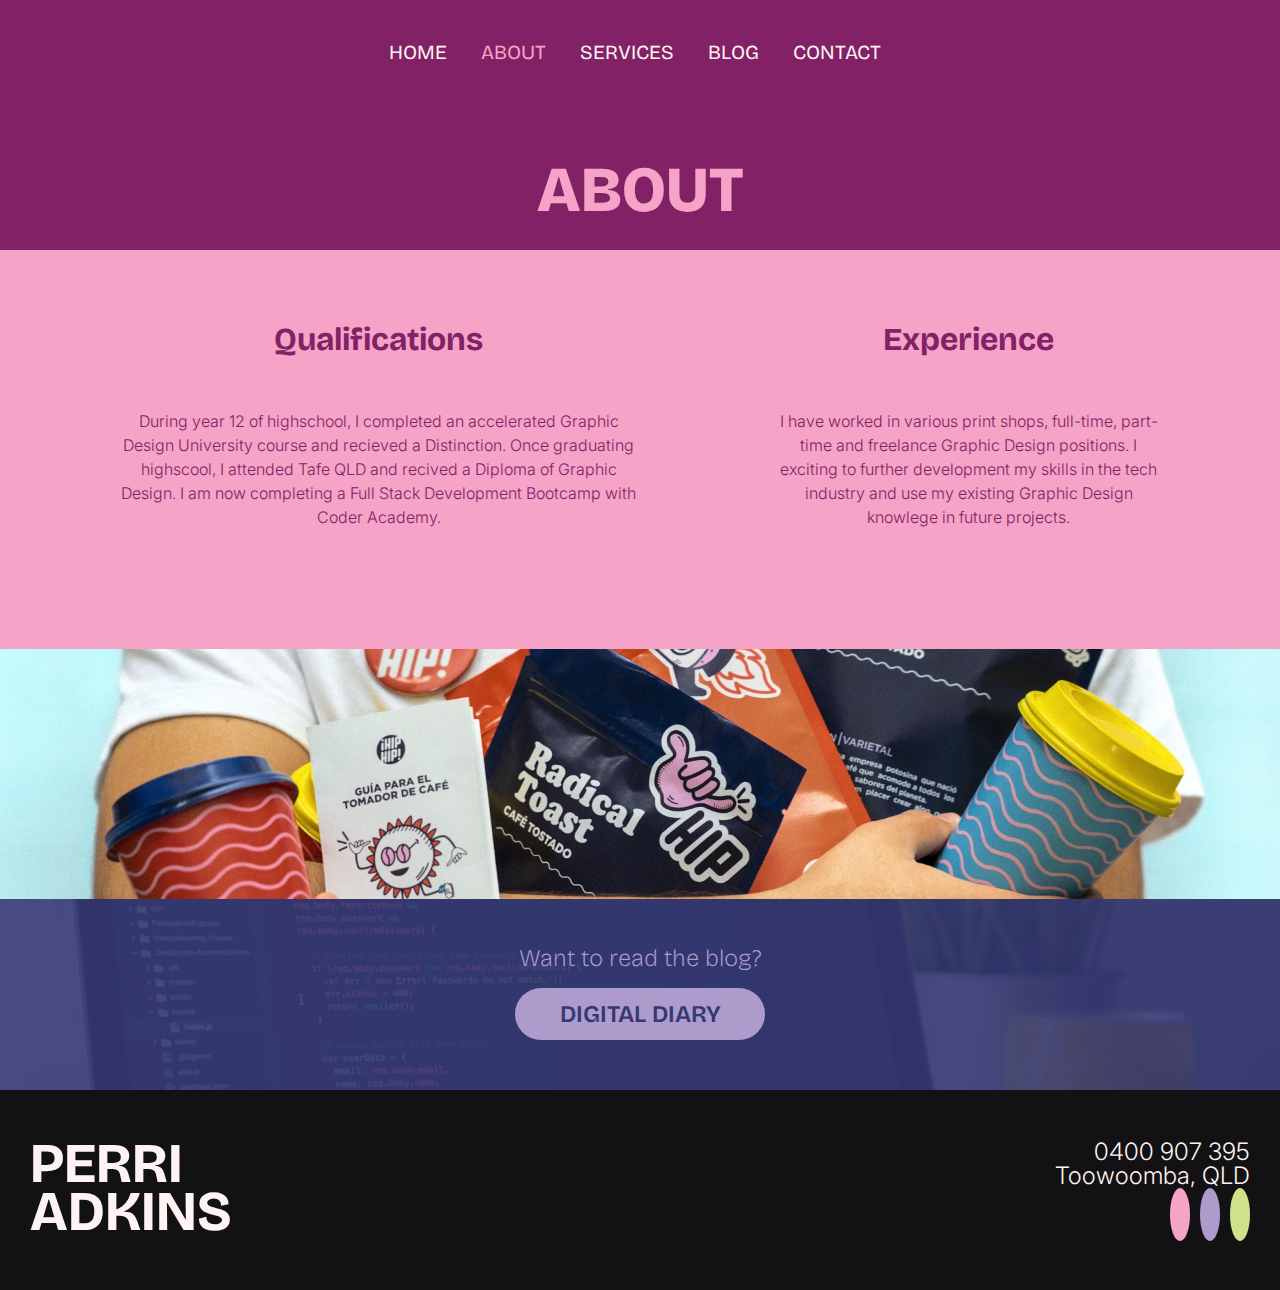
<file: pages/about.html>
<!DOCTYPE html>
<html lang="en">
<head>
    <meta charset="UTF-8">
    <meta name="viewport" content="width=device-width, initial-scale=1.0">
    <title>t1a1 Portfolio Perri Adkins</title>
    <link rel="stylesheet" href="../styles/about.css">
    <!-- Font Awesome -->
    <link rel="stylesheet" href="https://cdnjs.cloudflare.com/ajax/libs/font-awesome/6.5.2/css/all.min.css" integrity="sha512-SnH5WK+bZxgPHs44uWIX+LLJAJ9/2PkPKZ5QiAj6Ta86w+fsb2TkcmfRyVX3pBnMFcV7oQPJkl9QevSCWr3W6A==" crossorigin="anonymous" referrerpolicy="no-referrer" />
    <meta name="format-detection" content="'telephone=no">
</head>

<body>
    <header>
        <div class="info">
            <nav id="nav-items">
            <a href="../index.html">HOME</a>
            <a href="#" id="current">ABOUT</a>
            <a href="../pages/services.html">SERVICES</a>
            <a href="../pages/blog.html">BLOG</a>
            <a href="../pages/contact.html">CONTACT</a>
            </nav>
        </div>
        <div>
            <h1>ABOUT</h1>
        </div>
    </header>

    <main>

    <article>
        <div class="qualifications"><h2>Qualifications</h2>
        <p>During year 12 of highschool, I completed an accelerated Graphic Design University course and recieved a Distinction. Once graduating highscool, I attended Tafe QLD and recived a Diploma of Graphic Design. I am now completing a Full Stack Development Bootcamp with Coder Academy.</p></div>

        <div class="experience"><h2>Experience</h2>
        <p>I have worked in various print shops, full-time, part-time and freelance Graphic Design positions. I exciting to further development my skills in the tech industry and use my existing Graphic Design knowlege in future projects.</p></div>
    </article>

    <div class="about-img">
        <img src="../images/branding.png" alt="Branding">
    </div>

    <div class="about-blog">
        <h3>Want to read the blog?</h3>
        <a href="./blog.html"><button id="blog-btn">DIGITAL DIARY</button></a>
    </div>
    </main>     

    <footer>
        <div>
            <h3>PERRI<br>ADKINS</h3>
        </div>

         <div  class="footer-contact">
            <div>
                <p>0400 907 395<br>Toowoomba, QLD</p>
            </div>

        <div class="footer-social">
            <a href="https://www.linkedin.com/in/perri-adkins-501271218/" target="_blank"><i class="fa-brands fa-linkedin-in"></i></a>
            <a href="https://github.com/perripez" target="_blank"><i class="fa-brands fa-github"></i></a>
            <a href="https://www.behance.net/" target="_blank"><i class="fa-brands fa-behance"></i></a>
        </div>
    </footer>
</body>
</html>
</file>
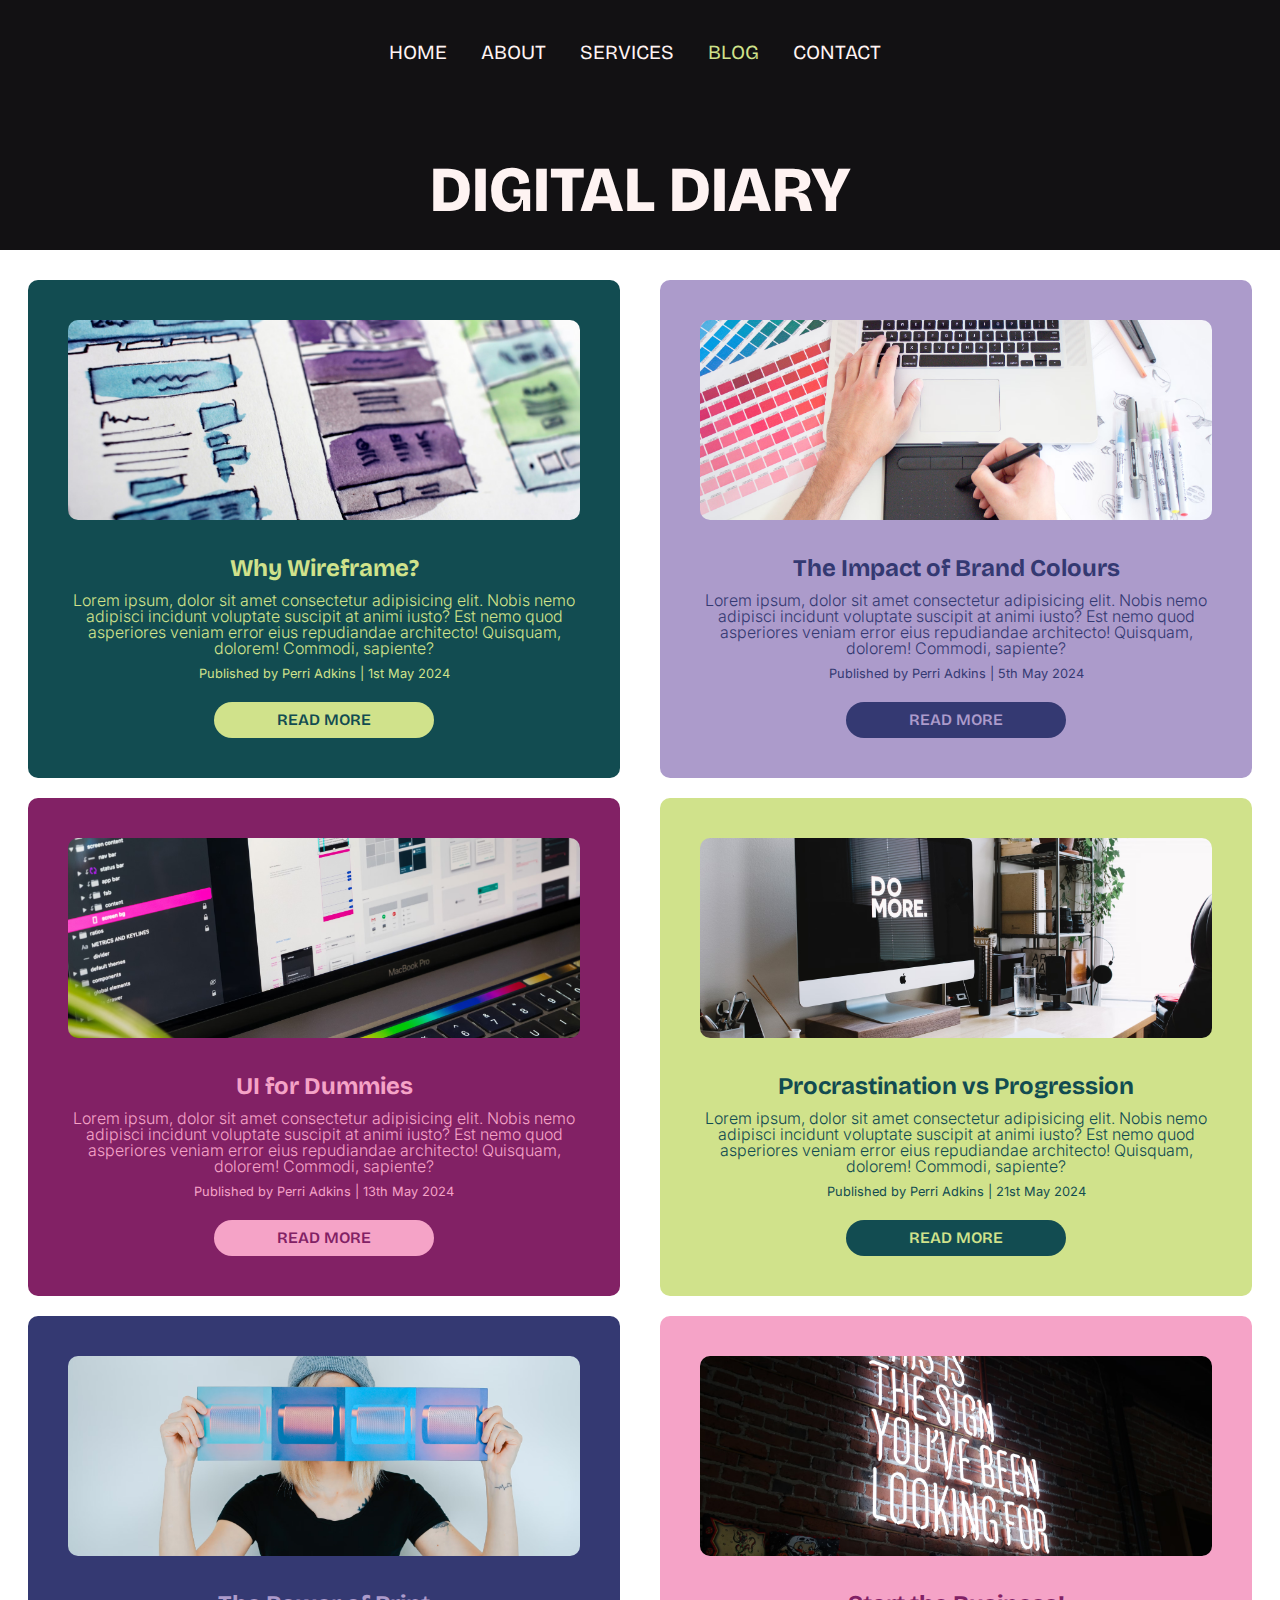
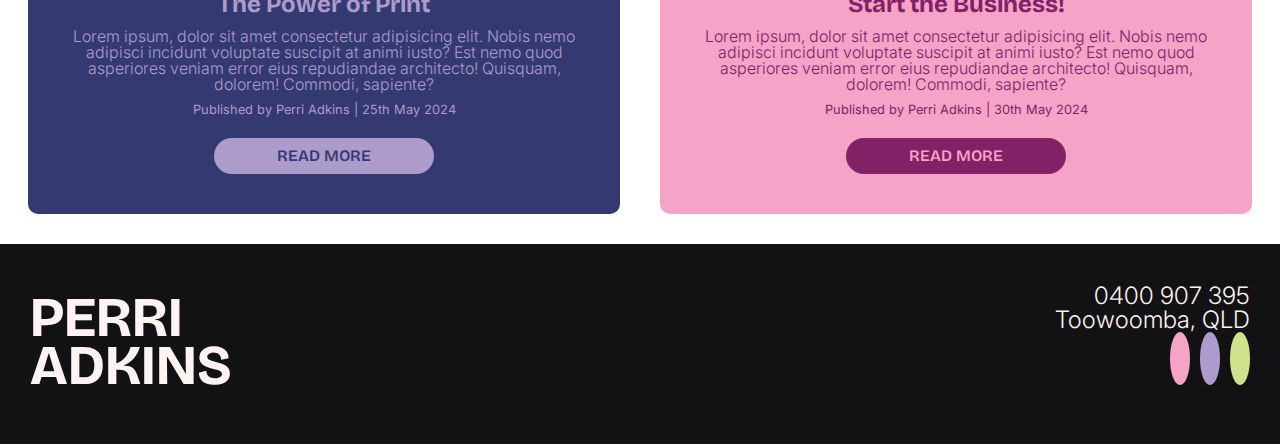
<file: pages/blog.html>
<!DOCTYPE html>
<html lang="en">
<head>
    <meta charset="UTF-8">
    <meta name="viewport" content="width=device-width, initial-scale=1.0">
    <title>t1a1 Portfolio Perri Adkins</title>
    <link rel="stylesheet" href="../styles/blog.css">
    <!-- Font Awesome -->
    <link rel="stylesheet" href="https://cdnjs.cloudflare.com/ajax/libs/font-awesome/6.5.2/css/all.min.css" integrity="sha512-SnH5WK+bZxgPHs44uWIX+LLJAJ9/2PkPKZ5QiAj6Ta86w+fsb2TkcmfRyVX3pBnMFcV7oQPJkl9QevSCWr3W6A==" crossorigin="anonymous" referrerpolicy="no-referrer" />
    <meta name="format-detection" content="'telephone=no">
</head>

<body>
    <header>
        <div class="info">
            <nav id="nav-items">
            <a href="../index.html">HOME</a>
            <a href="./about.html">ABOUT</a>
            <a href="../pages/services.html">SERVICES</a>
            <a href="#"id="current">BLOG</a>
            <a href="../pages/contact.html">CONTACT</a>
            </nav>
        </div>

        <div>
            <h1>DIGITAL DIARY</h1>
        </div>
    </header>

        <main>
            <div class="blog-post blog1">
                <img src="../images/blog1.png" alt="Sketched Wireframes" class="blog-img">
                <div class="blog-info">
                    <h3>Why Wireframe?</h3>
                    <p>Lorem ipsum, dolor sit amet consectetur adipisicing elit. Nobis nemo adipisci incidunt voluptate suscipit at animi iusto? Est nemo quod asperiores veniam error eius repudiandae architecto! Quisquam, dolorem! Commodi, sapiente?</p>
                    <h4>Published by Perri Adkins | 1st May 2024</h4>
                    <a href="../pages/Blogs/blog1.html"><div class="read-more" id="button1">READ MORE</div></a>
                </div>
            </div>

            <div class="blog-post blog2">
                <img src="../images/blog2.png" alt="Sketched Wireframes" class="blog-img">
                <div class="blog-info">
                    <h3>The Impact of Brand Colours</h3>
                    <p>Lorem ipsum, dolor sit amet consectetur adipisicing elit. Nobis nemo adipisci incidunt voluptate suscipit at animi iusto? Est nemo quod asperiores veniam error eius repudiandae architecto! Quisquam, dolorem! Commodi, sapiente?</p>
                    <h4>Published by Perri Adkins | 5th May 2024</h4>
                    <a href="../pages/Blogs/blog2.html"><div class="read-more" id="button2">READ MORE</div></a>
                </div>
            </div>

            <div class="blog-post blog3">
                <img src="../images/blog3.png" alt="Sketched Wireframes" class="blog-img">
                <div class="blog-info">
                    <h3>UI for Dummies</h3>
                    <p>Lorem ipsum, dolor sit amet consectetur adipisicing elit. Nobis nemo adipisci incidunt voluptate suscipit at animi iusto? Est nemo quod asperiores veniam error eius repudiandae architecto! Quisquam, dolorem! Commodi, sapiente?</p>
                    <h4>Published by Perri Adkins | 13th May 2024</h4>
                    <a href="../pages/Blogs/blog3.html"><div class="read-more" id="button3">READ MORE</div></a>
                </div>
            </div>

            <div class="blog-post blog4">
                <img src="../images/blog4.png" alt="Sketched Wireframes" class="blog-img">
                <div class="blog-info">
                    <h3>Procrastination vs Progression</h3>
                    <p>Lorem ipsum, dolor sit amet consectetur adipisicing elit. Nobis nemo adipisci incidunt voluptate suscipit at animi iusto? Est nemo quod asperiores veniam error eius repudiandae architecto! Quisquam, dolorem! Commodi, sapiente?</p>
                    <h4>Published by Perri Adkins | 21st May 2024</h4>
                    <a href="../pages/Blogs/blog4.html"><div class="read-more" id="button4">READ MORE</div></a>
                </div>

            </div>

            <div class="blog-post blog5">
                <img src="../images/blog5.png" alt="Sketched Wireframes" class="blog-img">
                <div class="blog-info">
                    <h3>The Power of Print</h3>
                    <p>Lorem ipsum, dolor sit amet consectetur adipisicing elit. Nobis nemo adipisci incidunt voluptate suscipit at animi iusto? Est nemo quod asperiores veniam error eius repudiandae architecto! Quisquam, dolorem! Commodi, sapiente?</p>
                    <h4>Published by Perri Adkins | 25th May 2024</h4>
                    <a href="../pages/Blogs/blog5.html"><div class="read-more" id="button5">READ MORE</div></a>
                </div>
            </div>

            <div class="blog-post blog6">
                <img src="../images/blog6.png" alt="Sketched Wireframes" class="blog-img">
                <div class="blog-info">
                    <h3>Start the Business!</h3>
                    <p>Lorem ipsum, dolor sit amet consectetur adipisicing elit. Nobis nemo adipisci incidunt voluptate suscipit at animi iusto? Est nemo quod asperiores veniam error eius repudiandae architecto! Quisquam, dolorem! Commodi, sapiente?</p>
                    <h4>Published by Perri Adkins | 30th May 2024</h4>
                    <a href="../pages/Blogs/blog6.html"><div class="read-more" id="button6">READ MORE</div></a>
                </div>
                
            </div>

        </main>

    <footer>
        <div>
            <h3>PERRI<br>ADKINS</h3>
        </div>

    <div  class="footer-contact">
        <div>
            <p>0400 907 395<br>Toowoomba, QLD</p>
        </div>

        <div class="footer-social">
            <a href="https://www.linkedin.com/in/perri-adkins-501271218/" target="_blank"><i class="fa-brands fa-linkedin-in"></i></a>
            <a href="https://github.com/perripez" target="_blank"><i class="fa-brands fa-github"></i></a>
            <a href="https://www.behance.net/" target="_blank"><i class="fa-brands fa-behance"></i></a>
        </div>
    </div>

    </footer>

</body>
</html>
</file>
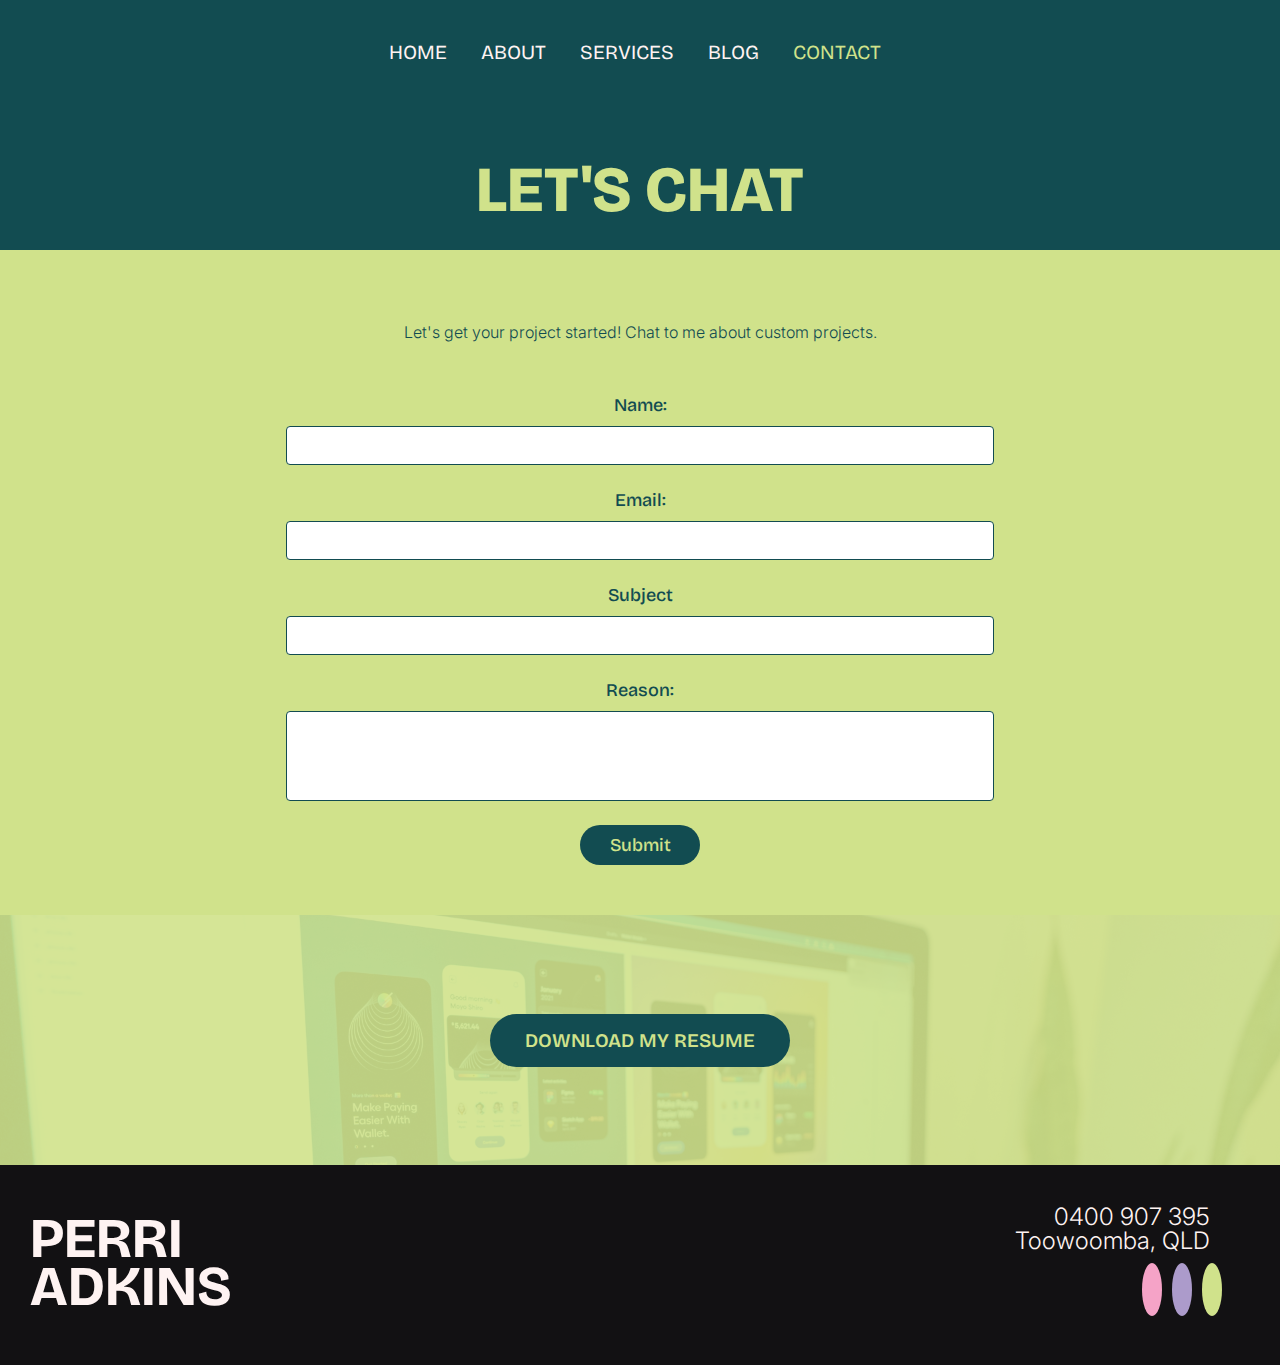
<file: pages/contact.html>
<!DOCTYPE html>
<html lang="en">
<head>
    <meta charset="UTF-8">
    <meta name="viewport" content="width=device-width, initial-scale=1.0">
    <title>t1a1 Portfolio Perri Adkins</title>
    <link rel="stylesheet" href="../styles/contact.css">
    <!-- Font Awesome -->
    <link rel="stylesheet" href="https://cdnjs.cloudflare.com/ajax/libs/font-awesome/6.5.2/css/all.min.css" integrity="sha512-SnH5WK+bZxgPHs44uWIX+LLJAJ9/2PkPKZ5QiAj6Ta86w+fsb2TkcmfRyVX3pBnMFcV7oQPJkl9QevSCWr3W6A==" crossorigin="anonymous" referrerpolicy="no-referrer" />
    <meta name="format-detection" content="'telephone=no">
</head>

<body>
    <header>
        <div class="info">
            <nav id="nav-items">
            <a href="../index.html">HOME</a>
            <a href="../pages/about.html">ABOUT</a>
            <a href="../pages/services.html">SERVICES</a>
            <a href="../pages/blog.html">BLOG</a>
            <a href="#" id="current">CONTACT</a>
            </nav>
        </div>
        <div>
            <h1>LET'S CHAT</h1>
        </div>
    </header>

    <main>
        <p>Let's get your project started! Chat to me about custom projects.</p></div>
        <form action="mailto:pezzadkins@gmail.com"  method="post" enctype="text/plain">
            <div class="form-elements">
                <label>Name:</label>
                <input type="text" class="form-input">
            </div>
            <div class="form-elements">
                <label>Email:</label>
                <input type="text" class="form-input">
            </div>
            <div class="form-elements">
                <label>Subject</label>
                <input type="text" class="form-input">
            </div>
            <div class="form-elements">
                <label>Reason:</label>
                <textarea
                rows="4"
                class="form-input form-textarea"></textarea>
            </div>
            <div class="btn-div">
                <button id="submit">Submit</button>
            </div>
        </form>

    
    </main>    
    
    <div class="resume-download">
        <a href="../files/PerriAdkins_Resume.pdf" download="Perri Adkins Portfolio">
            <button type="button" class="contact-btn">DOWNLOAD MY RESUME</button>
        </a>
    </div>

    <footer>
        <div>
            <h3>PERRI<br>ADKINS</h3>
        </div>

         <div  class="footer-contact">
            <div>
                <p>0400 907 395<br>Toowoomba, QLD</p>
            </div>

        <div class="footer-social">
            <a href="https://www.linkedin.com/in/perri-adkins-501271218/" target="_blank"><i class="fa-brands fa-linkedin-in"></i></a>
            <a href="https://github.com/perripez" target="_blank"><i class="fa-brands fa-github"></i></a>
            <a href="https://www.behance.net/" target="_blank"><i class="fa-brands fa-behance"></i></a>
        </div>
    </footer>
</body>
</html>
</file>
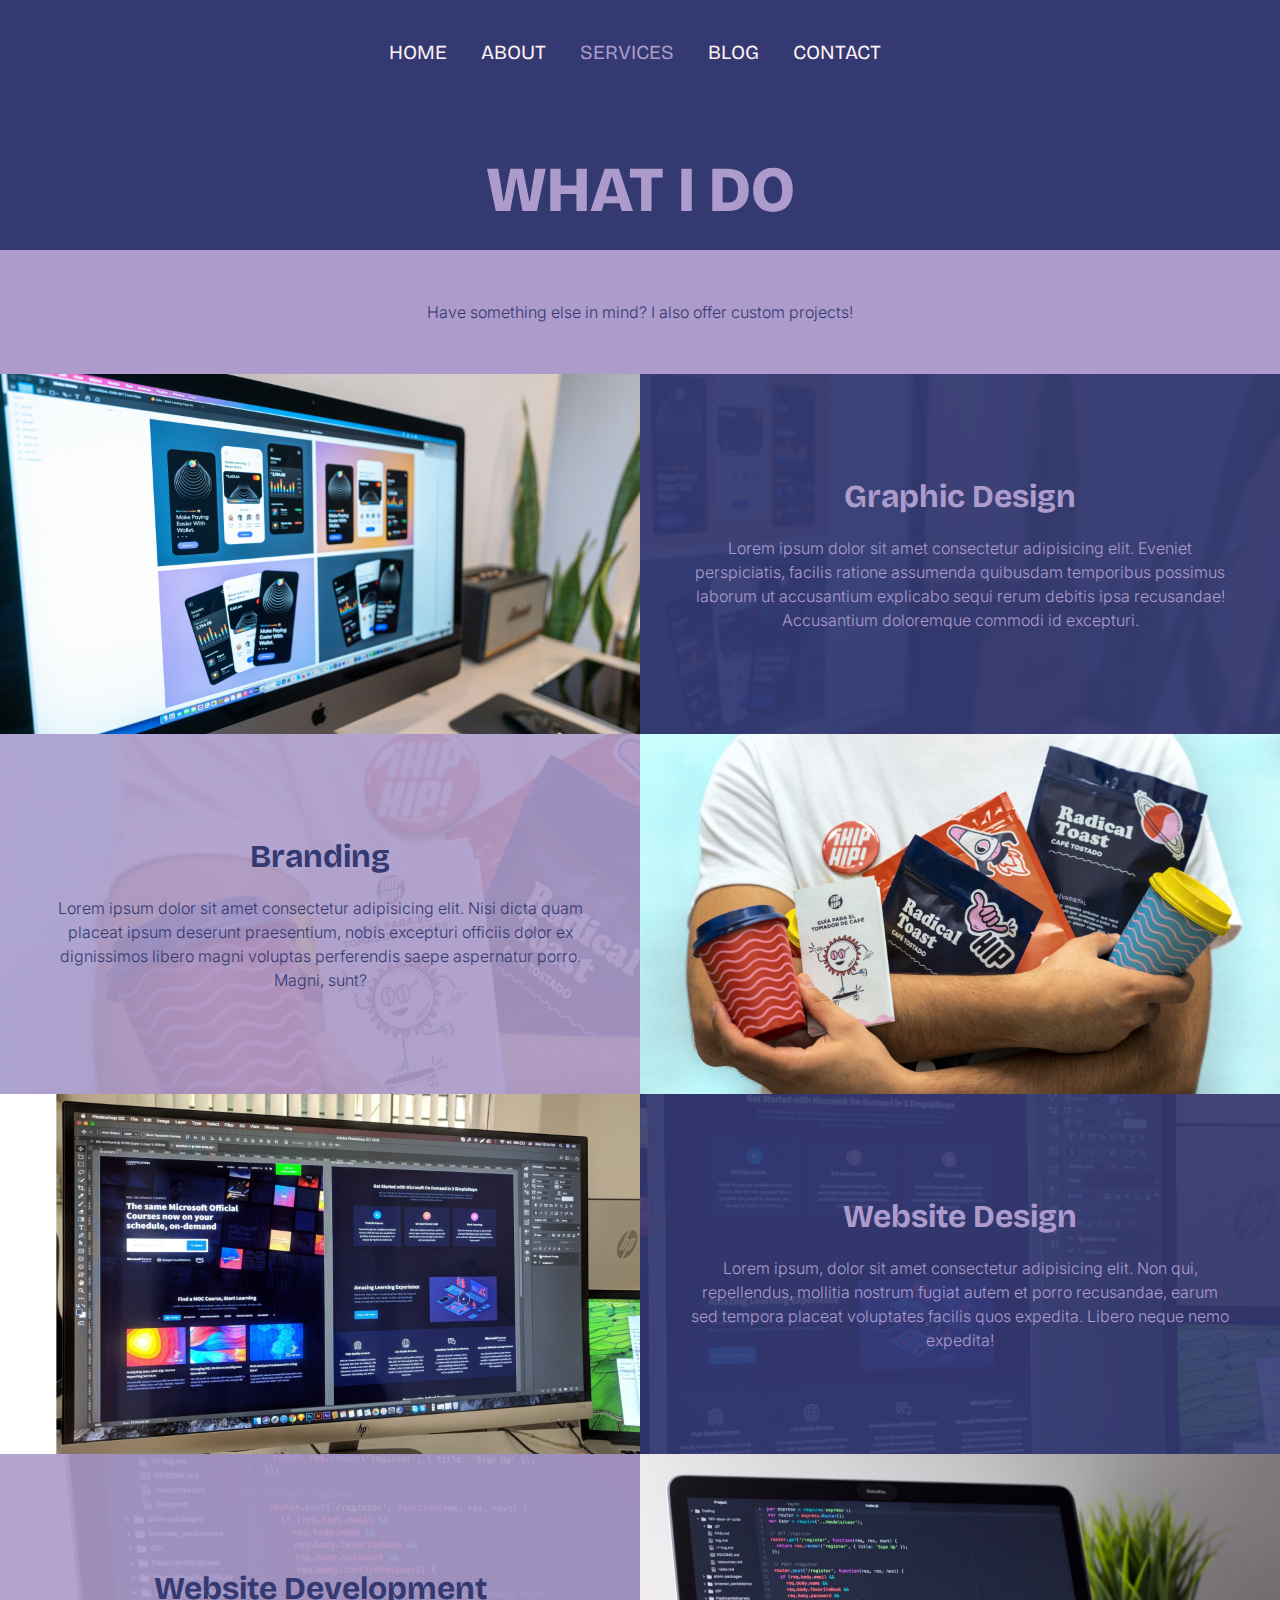
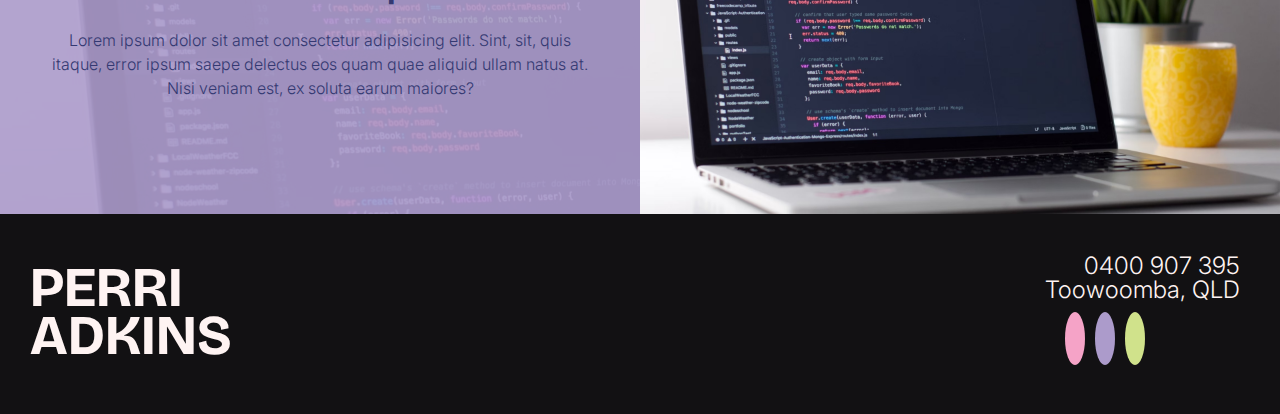
<file: pages/services.html>
<!DOCTYPE html>
<html lang="en">
<head>
    <meta charset="UTF-8">
    <meta name="viewport" content="width=device-width, initial-scale=1.0">
    <title>t1a1 Portfolio Perri Adkins</title>
    <link rel="stylesheet" href="../styles/services.css">
    <!-- Font Awesome -->
    <link rel="stylesheet" href="https://cdnjs.cloudflare.com/ajax/libs/font-awesome/6.5.2/css/all.min.css" integrity="sha512-SnH5WK+bZxgPHs44uWIX+LLJAJ9/2PkPKZ5QiAj6Ta86w+fsb2TkcmfRyVX3pBnMFcV7oQPJkl9QevSCWr3W6A==" crossorigin="anonymous" referrerpolicy="no-referrer" />
    <meta name="format-detection" content="'telephone=no">
</head>

<body>
    <header>
        <div class="info">
            <nav id="nav-items">
            <a href="../index.html">HOME</a>
            <a href="./about.html">ABOUT</a>
            <a href="#" id="current">SERVICES</a>
            <a href="../pages/blog.html">BLOG</a>
            <a href="../pages/contact.html">CONTACT</a>
            </nav>
        </div>

        <div>
            <h1>WHAT I DO</h1>
        </div>

    </header>

        <main>
            <article>
                <p>Have something else in mind? I also offer custom projects!</p>
            </article>
            
            <div class="services-gallery">
                <div class="graphic-design">
                    <img src="../images/graphic-design.png" alt="Graphic Design" class="service-img">
                    <div class="service-text">
                        <h2>Graphic Design</h2>
                        <p>Lorem ipsum dolor sit amet consectetur adipisicing elit. Eveniet perspiciatis, facilis ratione assumenda quibusdam temporibus possimus laborum ut accusantium explicabo sequi rerum debitis ipsa recusandae! Accusantium doloremque commodi id excepturi.</p>
                    </div>
                </div>

                <div class="branding">
                    <div class="service-text">
                        <h2>Branding</h2>
                        <p>Lorem ipsum dolor sit amet consectetur adipisicing elit. Nisi dicta quam placeat ipsum deserunt praesentium, nobis excepturi officiis dolor ex dignissimos libero magni voluptas perferendis saepe aspernatur porro. Magni, sunt?</p>
                    </div>
                    <img src="../images/branding.png" alt="Graphic Design" class="service-img">
                </div>

                <div class="web-design">
                    <img src="../images/web-design.png" alt="Graphic Design" class="service-img">
                    <div class="service-text">
                        <h2>Website Design</h2>
                        <p>Lorem ipsum, dolor sit amet consectetur adipisicing elit. Non qui, repellendus, mollitia nostrum fugiat autem et porro recusandae, earum sed tempora placeat voluptates facilis quos expedita. Libero neque nemo expedita!</p>
                    </div>
                </div>

                <div class="web-dev">
                    <div class="service-text">
                        <h2>Website Development</h2>
                        <p>Lorem ipsum dolor sit amet consectetur adipisicing elit. Sint, sit, quis itaque, error ipsum saepe delectus eos quam quae aliquid ullam natus at. Nisi veniam est, ex soluta earum maiores?</p>
                    </div>
                    <img src="../images/web-dev.png" alt="Graphic Design" class="service-img">
                </div>
            </div>
        </main>

    <footer>
        <div>
            <h3>PERRI<br>ADKINS</h3>
        </div>

    <div  class="footer-contact">
        <div>
            <p>0400 907 395<br>Toowoomba, QLD</p>
        </div>

        <div class="footer-social">
            <a href="https://www.linkedin.com/in/perri-adkins-501271218/" target="_blank"><i class="fa-brands fa-linkedin-in"></i></a>
            <a href="https://github.com/perripez" target="_blank"><i class="fa-brands fa-github"></i></a>
            <a href="https://www.behance.net/" target="_blank"><i class="fa-brands fa-behance"></i></a>
        </div>
    </div>

    </footer>

</body>
</html>
</file>
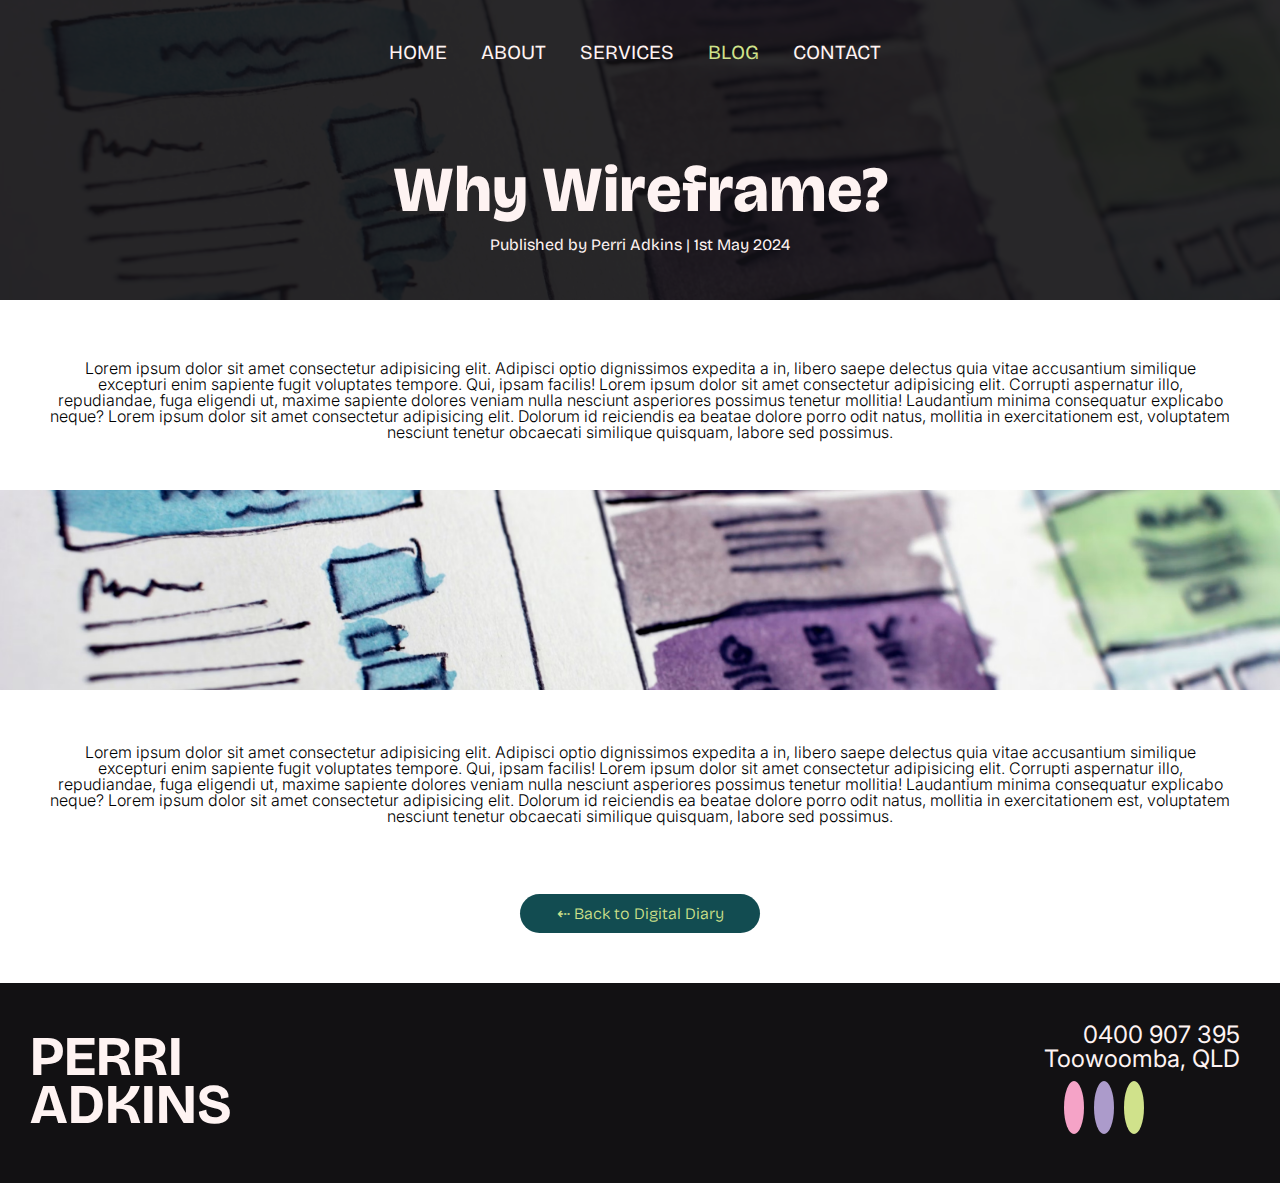
<file: pages/Blogs/blog1.html>
<!DOCTYPE html>
<html lang="en">
<head>
    <meta charset="UTF-8">
    <meta name="viewport" content="width=device-width, initial-scale=1.0">
    <title>t1a1 Portfolio Perri "Adkins</title>
    <link rel="stylesheet" href="../../styles/post1.css">
    <!-- Font Awesome -->
    <link rel="stylesheet" href="https://cdnjs.cloudflare.com/ajax/libs/font-awesome/6.5.2/css/all.min.css" integrity="sha512-SnH5WK+bZxgPHs44uWIX+LLJAJ9/2PkPKZ5QiAj6Ta86w+fsb2TkcmfRyVX3pBnMFcV7oQPJkl9QevSCWr3W6A==" crossorigin="anonymous" referrerpolicy="no-referrer" />
    <meta name="format-detection" content="'telephone=no">
</head>

<body>
    <header>
        <div class="info">
            <nav id="nav-items">
            <a href="../../index.html">HOME</a>
            <a href=".././about.html">ABOUT</a>
            <a href="../../pages/services.html">SERVICES</a>
            <a href="#"id="current">BLOG</a>
            <a href="../contact.html">CONTACT</a>
            </nav>
        </div>

        <div id="blog-info">
            <h1>Why Wireframe?</h1>
            <p>Published by Perri Adkins | 1st May 2024</p>
        </div>
    </header>

        <main>
            <article>
                Lorem ipsum dolor sit amet consectetur adipisicing elit. Adipisci optio dignissimos expedita a in, libero saepe delectus quia vitae accusantium similique excepturi enim sapiente fugit voluptates tempore. Qui, ipsam facilis!

                Lorem ipsum dolor sit amet consectetur adipisicing elit. Corrupti aspernatur illo, repudiandae, fuga eligendi ut, maxime sapiente dolores veniam nulla nesciunt asperiores possimus tenetur mollitia! Laudantium minima consequatur explicabo neque?

                Lorem ipsum dolor sit amet consectetur adipisicing elit. Dolorum id reiciendis ea beatae dolore porro odit natus, mollitia in exercitationem est, voluptatem nesciunt tenetur obcaecati similique quisquam, labore sed possimus.
            </article>
            <div class="blog-img">
                <img src="../../images/blog1.png" alt="Wireframing">
            </div>
            <article>
                Lorem ipsum dolor sit amet consectetur adipisicing elit. Adipisci optio dignissimos expedita a in, libero saepe delectus quia vitae accusantium similique excepturi enim sapiente fugit voluptates tempore. Qui, ipsam facilis!

                Lorem ipsum dolor sit amet consectetur adipisicing elit. Corrupti aspernatur illo, repudiandae, fuga eligendi ut, maxime sapiente dolores veniam nulla nesciunt asperiores possimus tenetur mollitia! Laudantium minima consequatur explicabo neque?

                Lorem ipsum dolor sit amet consectetur adipisicing elit. Dolorum id reiciendis ea beatae dolore porro odit natus, mollitia in exercitationem est, voluptatem nesciunt tenetur obcaecati similique quisquam, labore sed possimus.
            </article>
            <a href="../blog.html"><div class="back-btn">
                ⇠ Back to Digital Diary
            </div></a>
        </main>

    <footer>
        <div>
            <h3>PERRI<br>ADKINS</h3>
        </div>

    <div  class="footer-contact">
        <div>
            <p>0400 907 395<br>Toowoomba, QLD</p>
        </div>

        <div class="footer-social">
            <a href="https://www.linkedin.com/in/perri-adkins-501271218/" target="_blank"><i class="fa-brands fa-linkedin-in"></i></a>
            <a href="https://github.com/perripez" target="_blank"><i class="fa-brands fa-github"></i></a>
            <a href="https://www.behance.net/" target="_blank"><i class="fa-brands fa-behance"></i></a>
        </div>
    </div>

    </footer>

</body>
</html>
</file>
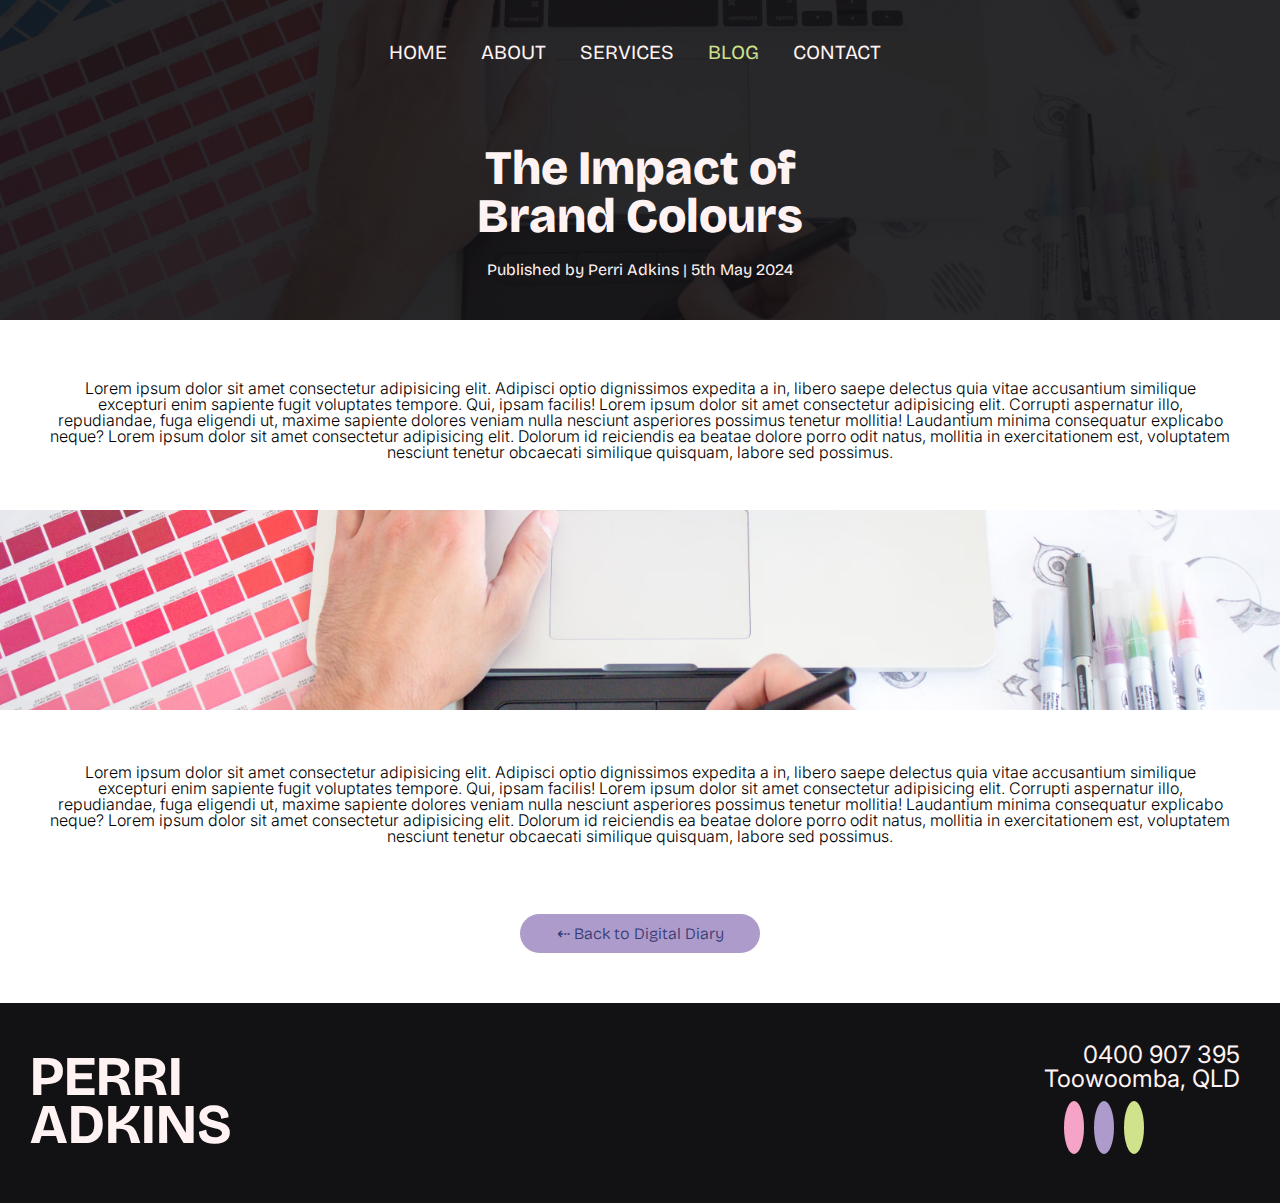
<file: pages/Blogs/blog2.html>
<!DOCTYPE html>
<html lang="en">
<head>
    <meta charset="UTF-8">
    <meta name="viewport" content="width=device-width, initial-scale=1.0">
    <title>t1a1 Portfolio Perri "Adkins</title>
    <link rel="stylesheet" href="../../styles/post2.css">
    <!-- Font Awesome -->
    <link rel="stylesheet" href="https://cdnjs.cloudflare.com/ajax/libs/font-awesome/6.5.2/css/all.min.css" integrity="sha512-SnH5WK+bZxgPHs44uWIX+LLJAJ9/2PkPKZ5QiAj6Ta86w+fsb2TkcmfRyVX3pBnMFcV7oQPJkl9QevSCWr3W6A==" crossorigin="anonymous" referrerpolicy="no-referrer" />
    <meta name="format-detection" content="'telephone=no">
</head>

<body>
    <header>
        <div class="info">
            <nav id="nav-items">
            <a href="../../index.html">HOME</a>
            <a href=".././about.html">ABOUT</a>
            <a href="../../pages/services.html">SERVICES</a>
            <a href="../blog.html"id="current">BLOG</a>
            <a href="../contact.html">CONTACT</a>
            </nav>
        </div>

        <div id="blog-info">
            <h2>The Impact of<br>Brand Colours</h2>
            <p>Published by Perri Adkins | 5th May 2024</p>
        </div>
    </header>

        <main>
            <article>
                Lorem ipsum dolor sit amet consectetur adipisicing elit. Adipisci optio dignissimos expedita a in, libero saepe delectus quia vitae accusantium similique excepturi enim sapiente fugit voluptates tempore. Qui, ipsam facilis!

                Lorem ipsum dolor sit amet consectetur adipisicing elit. Corrupti aspernatur illo, repudiandae, fuga eligendi ut, maxime sapiente dolores veniam nulla nesciunt asperiores possimus tenetur mollitia! Laudantium minima consequatur explicabo neque?

                Lorem ipsum dolor sit amet consectetur adipisicing elit. Dolorum id reiciendis ea beatae dolore porro odit natus, mollitia in exercitationem est, voluptatem nesciunt tenetur obcaecati similique quisquam, labore sed possimus.
            </article>
            <div class="blog-img">
                <img src="../../images/blog2.png" alt="Wireframing">
            </div>
            <article>
                Lorem ipsum dolor sit amet consectetur adipisicing elit. Adipisci optio dignissimos expedita a in, libero saepe delectus quia vitae accusantium similique excepturi enim sapiente fugit voluptates tempore. Qui, ipsam facilis!

                Lorem ipsum dolor sit amet consectetur adipisicing elit. Corrupti aspernatur illo, repudiandae, fuga eligendi ut, maxime sapiente dolores veniam nulla nesciunt asperiores possimus tenetur mollitia! Laudantium minima consequatur explicabo neque?

                Lorem ipsum dolor sit amet consectetur adipisicing elit. Dolorum id reiciendis ea beatae dolore porro odit natus, mollitia in exercitationem est, voluptatem nesciunt tenetur obcaecati similique quisquam, labore sed possimus.
            </article>
            <a href="../blog.html"><div class="back-btn">
                ⇠ Back to Digital Diary
            </div></a>
        </main>

    <footer>
        <div>
            <h3>PERRI<br>ADKINS</h3>
        </div>

    <div  class="footer-contact">
        <div>
            <p>0400 907 395<br>Toowoomba, QLD</p>
        </div>

        <div class="footer-social">
            <a href="https://www.linkedin.com/in/perri-adkins-501271218/" target="_blank"><i class="fa-brands fa-linkedin-in"></i></a>
            <a href="https://github.com/perripez" target="_blank"><i class="fa-brands fa-github"></i></a>
            <a href="https://www.behance.net/" target="_blank"><i class="fa-brands fa-behance"></i></a>
        </div>
    </div>

    </footer>

</body>
</html>
</file>
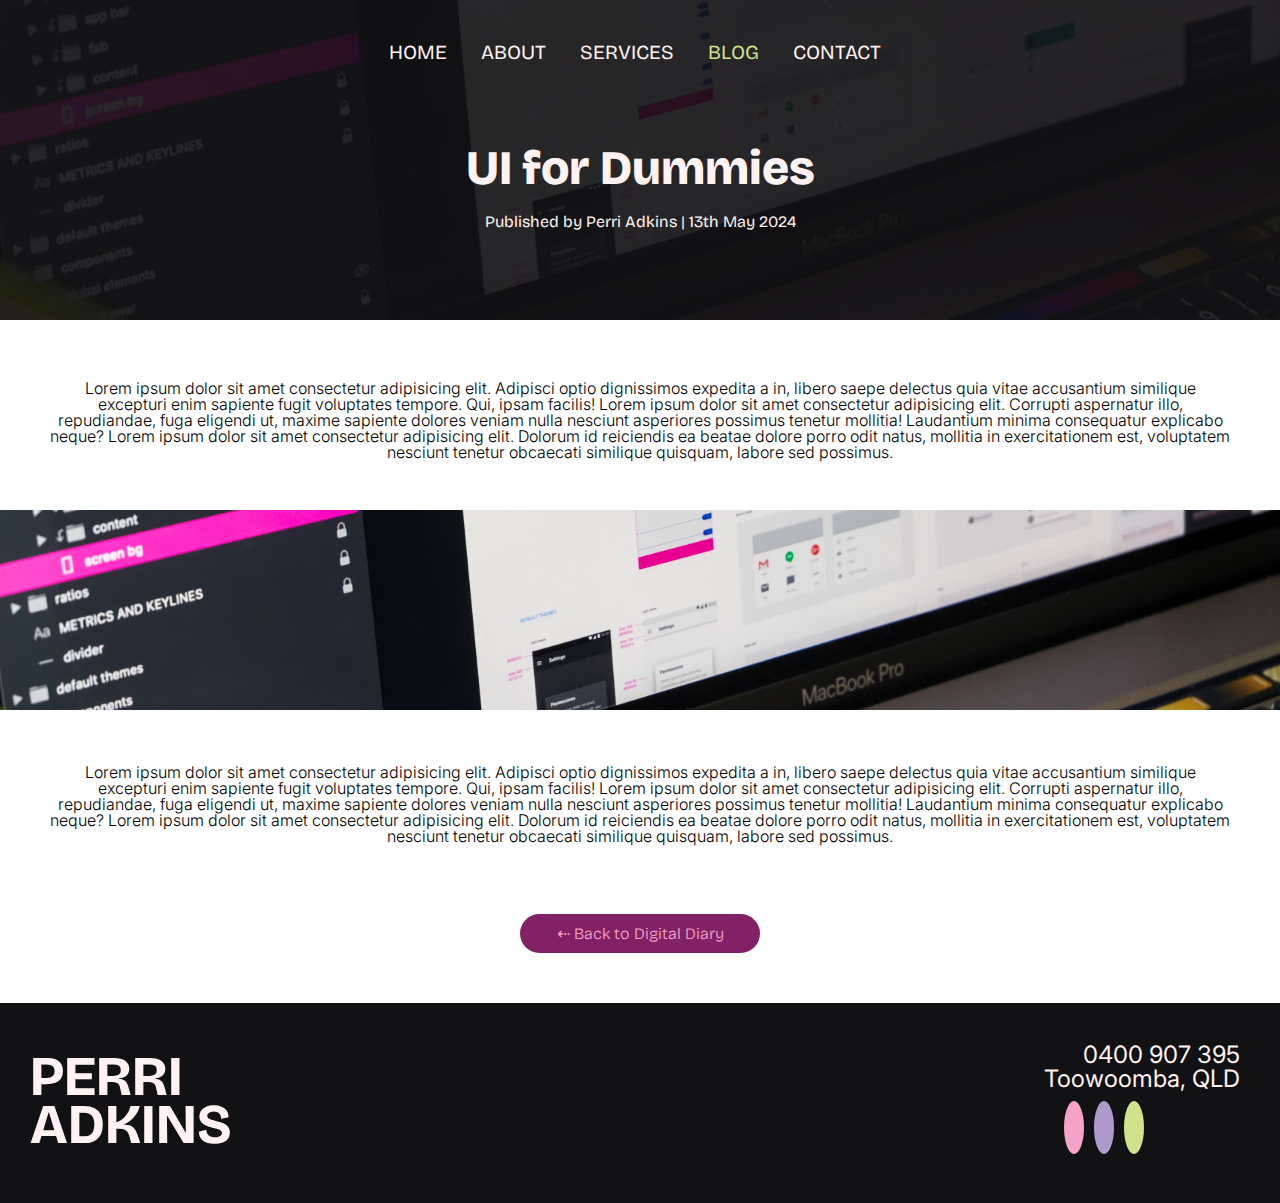
<file: pages/Blogs/blog3.html>
<!DOCTYPE html>
<html lang="en">
<head>
    <meta charset="UTF-8">
    <meta name="viewport" content="width=device-width, initial-scale=1.0">
    <title>t1a1 Portfolio Perri "Adkins</title>
    <link rel="stylesheet" href="../../styles/post3.css">
    <!-- Font Awesome -->
    <link rel="stylesheet" href="https://cdnjs.cloudflare.com/ajax/libs/font-awesome/6.5.2/css/all.min.css" integrity="sha512-SnH5WK+bZxgPHs44uWIX+LLJAJ9/2PkPKZ5QiAj6Ta86w+fsb2TkcmfRyVX3pBnMFcV7oQPJkl9QevSCWr3W6A==" crossorigin="anonymous" referrerpolicy="no-referrer" />
    <meta name="format-detection" content="'telephone=no">
</head>

<body>
    <header>
        <div class="info">
            <nav id="nav-items">
            <a href="../../index.html">HOME</a>
            <a href=".././about.html">ABOUT</a>
            <a href="../../pages/services.html">SERVICES</a>
            <a href="../blog.html"id="current">BLOG</a>
            <a href="../contact.html">CONTACT</a>
            </nav>
        </div>

        <div id="blog-info">
            <h2>UI for Dummies</h2>
            <p>Published by Perri Adkins | 13th May 2024</p>
        </div>
    </header>

        <main>
            <article>
                Lorem ipsum dolor sit amet consectetur adipisicing elit. Adipisci optio dignissimos expedita a in, libero saepe delectus quia vitae accusantium similique excepturi enim sapiente fugit voluptates tempore. Qui, ipsam facilis!

                Lorem ipsum dolor sit amet consectetur adipisicing elit. Corrupti aspernatur illo, repudiandae, fuga eligendi ut, maxime sapiente dolores veniam nulla nesciunt asperiores possimus tenetur mollitia! Laudantium minima consequatur explicabo neque?

                Lorem ipsum dolor sit amet consectetur adipisicing elit. Dolorum id reiciendis ea beatae dolore porro odit natus, mollitia in exercitationem est, voluptatem nesciunt tenetur obcaecati similique quisquam, labore sed possimus.
            </article>
            <div class="blog-img">
                <img src="../../images/blog3.png" alt="Wireframing">
            </div>
            <article>
                Lorem ipsum dolor sit amet consectetur adipisicing elit. Adipisci optio dignissimos expedita a in, libero saepe delectus quia vitae accusantium similique excepturi enim sapiente fugit voluptates tempore. Qui, ipsam facilis!

                Lorem ipsum dolor sit amet consectetur adipisicing elit. Corrupti aspernatur illo, repudiandae, fuga eligendi ut, maxime sapiente dolores veniam nulla nesciunt asperiores possimus tenetur mollitia! Laudantium minima consequatur explicabo neque?

                Lorem ipsum dolor sit amet consectetur adipisicing elit. Dolorum id reiciendis ea beatae dolore porro odit natus, mollitia in exercitationem est, voluptatem nesciunt tenetur obcaecati similique quisquam, labore sed possimus.
            </article>
            <a href="../blog.html"><div class="back-btn">
                ⇠ Back to Digital Diary
            </div></a>
        </main>

    <footer>
        <div>
            <h3>PERRI<br>ADKINS</h3>
        </div>

    <div  class="footer-contact">
        <div>
            <p>0400 907 395<br>Toowoomba, QLD</p>
        </div>

        <div class="footer-social">
            <a href="https://www.linkedin.com/in/perri-adkins-501271218/" target="_blank"><i class="fa-brands fa-linkedin-in"></i></a>
            <a href="https://github.com/perripez" target="_blank"><i class="fa-brands fa-github"></i></a>
            <a href="https://www.behance.net/" target="_blank"><i class="fa-brands fa-behance"></i></a>
        </div>
    </div>

    </footer>

</body>
</html>
</file>
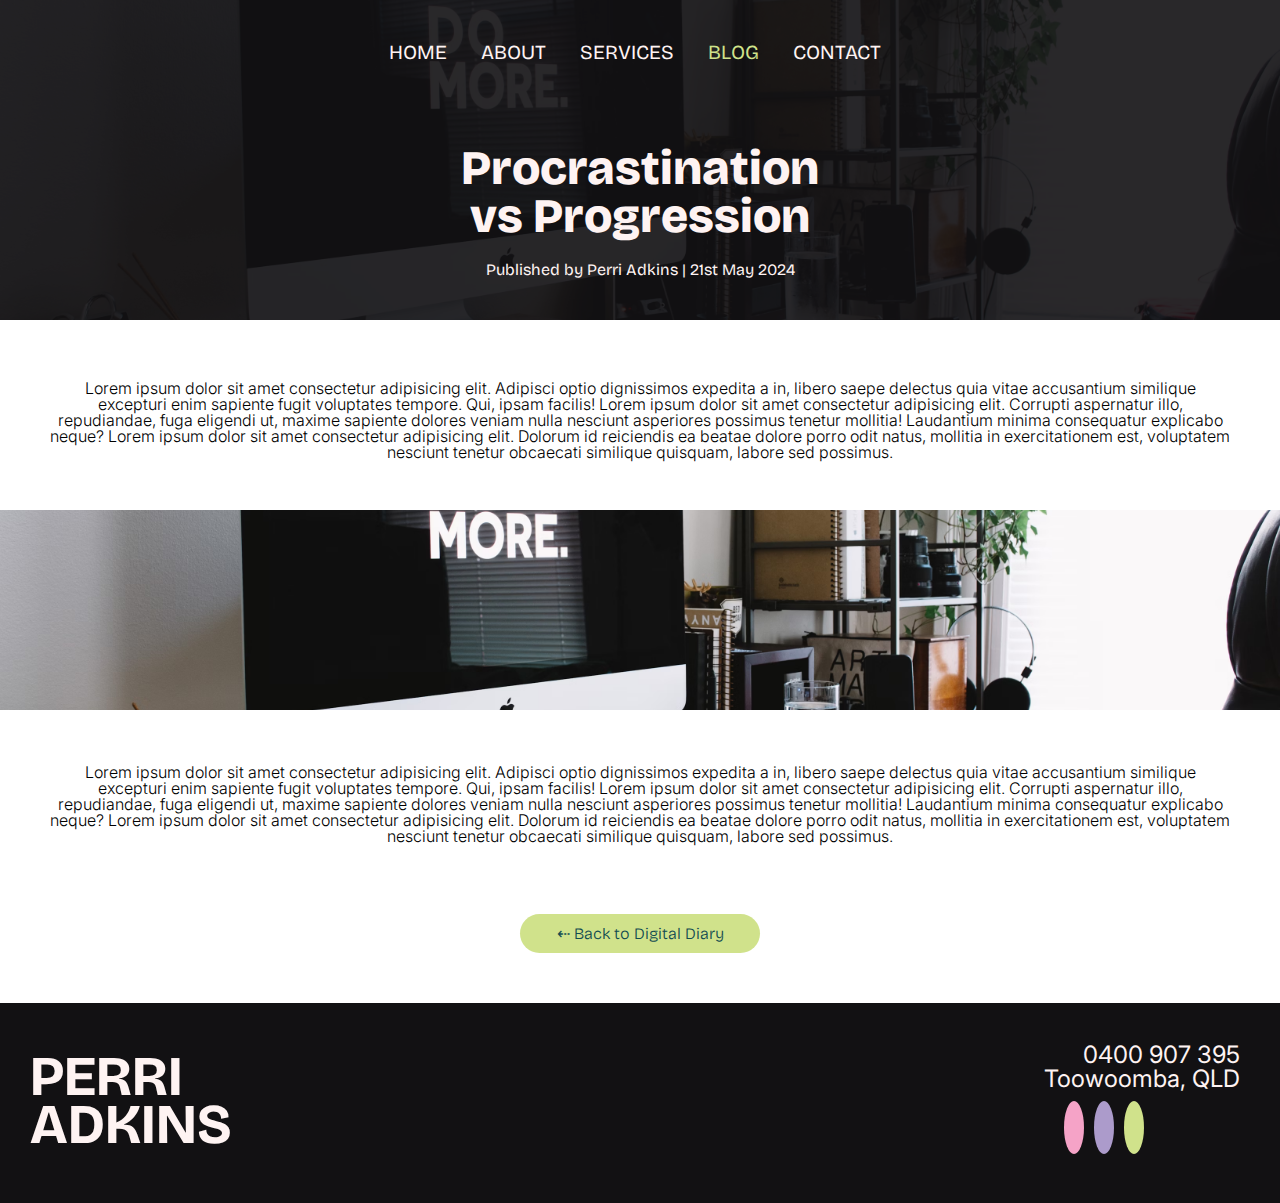
<file: pages/Blogs/blog4.html>
<!DOCTYPE html>
<html lang="en">
<head>
    <meta charset="UTF-8">
    <meta name="viewport" content="width=device-width, initial-scale=1.0">
    <title>t1a1 Portfolio Perri "Adkins</title>
    <link rel="stylesheet" href="../../styles/post4.css">
    <!-- Font Awesome -->
    <link rel="stylesheet" href="https://cdnjs.cloudflare.com/ajax/libs/font-awesome/6.5.2/css/all.min.css" integrity="sha512-SnH5WK+bZxgPHs44uWIX+LLJAJ9/2PkPKZ5QiAj6Ta86w+fsb2TkcmfRyVX3pBnMFcV7oQPJkl9QevSCWr3W6A==" crossorigin="anonymous" referrerpolicy="no-referrer" />
    <meta name="format-detection" content="'telephone=no">
</head>

<body>
    <header>
        <div class="info">
            <nav id="nav-items">
            <a href="../../index.html">HOME</a>
            <a href=".././about.html">ABOUT</a>
            <a href="../../pages/services.html">SERVICES</a>
            <a href="../blog.html"id="current">BLOG</a>
            <a href="../contact.html">CONTACT</a>
            </nav>
        </div>

        <div id="blog-info">
            <h2>Procrastination<br>vs Progression</h2>
            <p>Published by Perri Adkins | 21st May 2024</p>
        </div>
    </header>

        <main>
            <article>
                Lorem ipsum dolor sit amet consectetur adipisicing elit. Adipisci optio dignissimos expedita a in, libero saepe delectus quia vitae accusantium similique excepturi enim sapiente fugit voluptates tempore. Qui, ipsam facilis!

                Lorem ipsum dolor sit amet consectetur adipisicing elit. Corrupti aspernatur illo, repudiandae, fuga eligendi ut, maxime sapiente dolores veniam nulla nesciunt asperiores possimus tenetur mollitia! Laudantium minima consequatur explicabo neque?

                Lorem ipsum dolor sit amet consectetur adipisicing elit. Dolorum id reiciendis ea beatae dolore porro odit natus, mollitia in exercitationem est, voluptatem nesciunt tenetur obcaecati similique quisquam, labore sed possimus.
            </article>
            <div class="blog-img">
                <img src="../../images/blog4.png" alt="Wireframing">
            </div>
            <article>
                Lorem ipsum dolor sit amet consectetur adipisicing elit. Adipisci optio dignissimos expedita a in, libero saepe delectus quia vitae accusantium similique excepturi enim sapiente fugit voluptates tempore. Qui, ipsam facilis!

                Lorem ipsum dolor sit amet consectetur adipisicing elit. Corrupti aspernatur illo, repudiandae, fuga eligendi ut, maxime sapiente dolores veniam nulla nesciunt asperiores possimus tenetur mollitia! Laudantium minima consequatur explicabo neque?

                Lorem ipsum dolor sit amet consectetur adipisicing elit. Dolorum id reiciendis ea beatae dolore porro odit natus, mollitia in exercitationem est, voluptatem nesciunt tenetur obcaecati similique quisquam, labore sed possimus.
            </article>
            <a href="../blog.html"><div class="back-btn">
                ⇠ Back to Digital Diary
            </div></a>
        </main>

    <footer>
        <div>
            <h3>PERRI<br>ADKINS</h3>
        </div>

    <div  class="footer-contact">
        <div>
            <p>0400 907 395<br>Toowoomba, QLD</p>
        </div>

        <div class="footer-social">
            <a href="https://www.linkedin.com/in/perri-adkins-501271218/" target="_blank"><i class="fa-brands fa-linkedin-in"></i></a>
            <a href="https://github.com/perripez" target="_blank"><i class="fa-brands fa-github"></i></a>
            <a href="https://www.behance.net/" target="_blank"><i class="fa-brands fa-behance"></i></a>
        </div>
    </div>

    </footer>

</body>
</html>
</file>
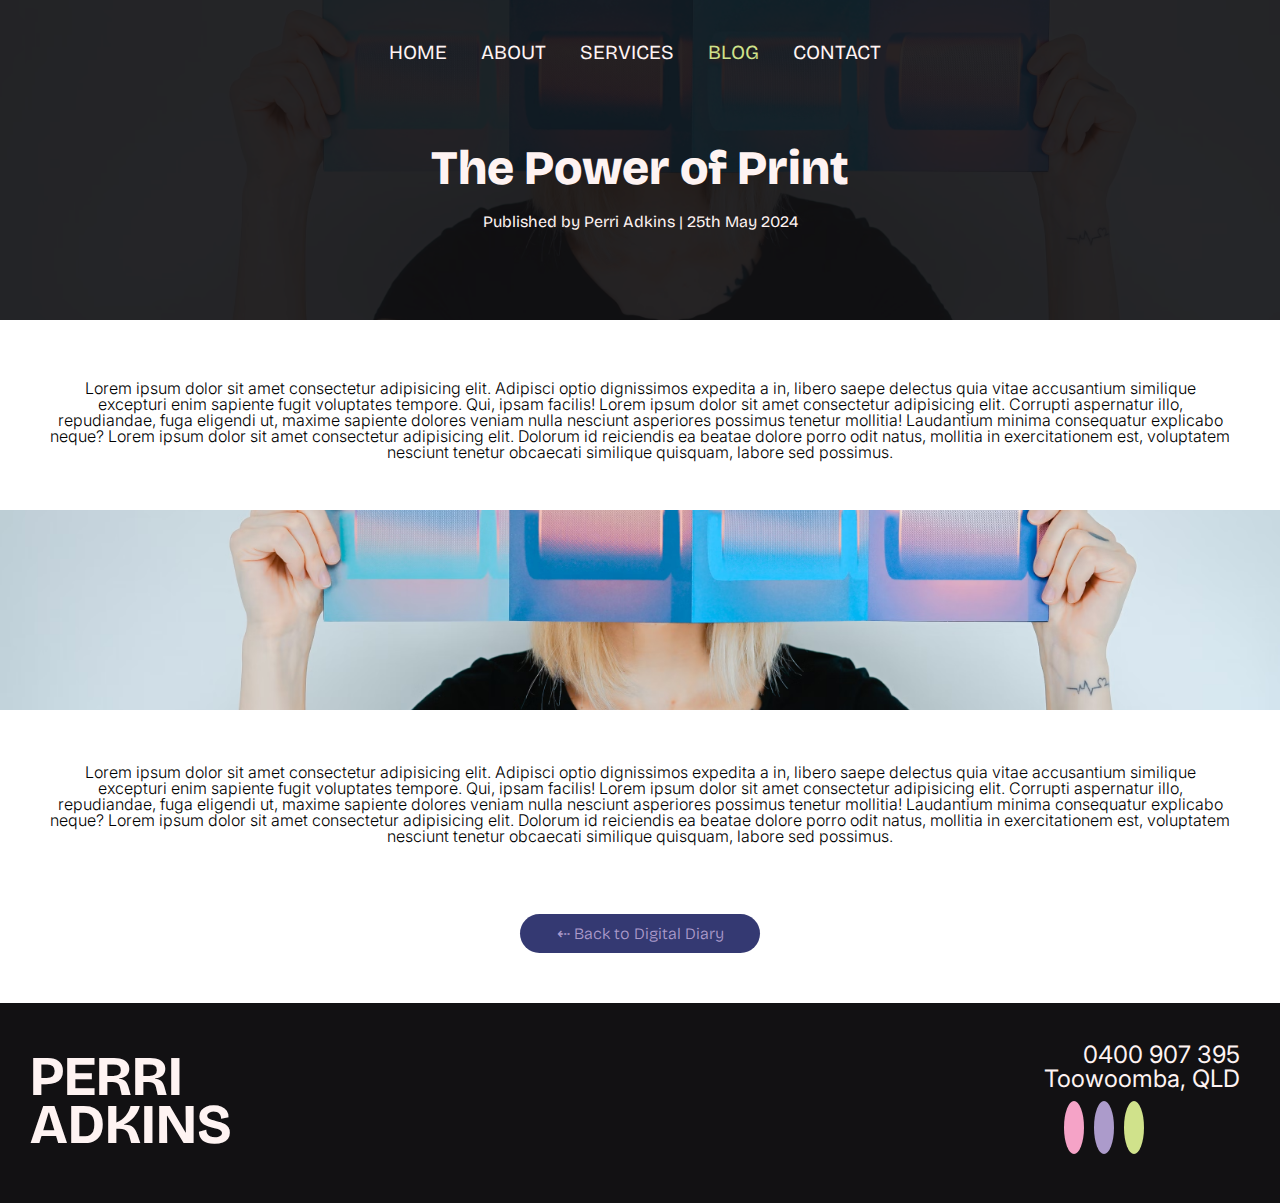
<file: pages/Blogs/blog5.html>
<!DOCTYPE html>
<html lang="en">
<head>
    <meta charset="UTF-8">
    <meta name="viewport" content="width=device-width, initial-scale=1.0">
    <title>t1a1 Portfolio Perri "Adkins</title>
    <link rel="stylesheet" href="../../styles/post5.css">
    <!-- Font Awesome -->
    <link rel="stylesheet" href="https://cdnjs.cloudflare.com/ajax/libs/font-awesome/6.5.2/css/all.min.css" integrity="sha512-SnH5WK+bZxgPHs44uWIX+LLJAJ9/2PkPKZ5QiAj6Ta86w+fsb2TkcmfRyVX3pBnMFcV7oQPJkl9QevSCWr3W6A==" crossorigin="anonymous" referrerpolicy="no-referrer" />
    <meta name="format-detection" content="'telephone=no">
</head>

<body>
    <header>
        <div class="info">
            <nav id="nav-items">
            <a href="../../index.html">HOME</a>
            <a href=".././about.html">ABOUT</a>
            <a href="../../pages/services.html">SERVICES</a>
            <a href="../blog.html"id="current">BLOG</a>
            <a href="../contact.html">CONTACT</a>
            </nav>
        </div>

        <div id="blog-info">
            <h2>The Power of Print</h2>
            <p>Published by Perri Adkins | 25th May 2024</p>
        </div>
    </header>

        <main>
            <article>
                Lorem ipsum dolor sit amet consectetur adipisicing elit. Adipisci optio dignissimos expedita a in, libero saepe delectus quia vitae accusantium similique excepturi enim sapiente fugit voluptates tempore. Qui, ipsam facilis!

                Lorem ipsum dolor sit amet consectetur adipisicing elit. Corrupti aspernatur illo, repudiandae, fuga eligendi ut, maxime sapiente dolores veniam nulla nesciunt asperiores possimus tenetur mollitia! Laudantium minima consequatur explicabo neque?

                Lorem ipsum dolor sit amet consectetur adipisicing elit. Dolorum id reiciendis ea beatae dolore porro odit natus, mollitia in exercitationem est, voluptatem nesciunt tenetur obcaecati similique quisquam, labore sed possimus.
            </article>
            <div class="blog-img">
                <img src="../../images/blog5.png" alt="Wireframing">
            </div>
            <article>
                Lorem ipsum dolor sit amet consectetur adipisicing elit. Adipisci optio dignissimos expedita a in, libero saepe delectus quia vitae accusantium similique excepturi enim sapiente fugit voluptates tempore. Qui, ipsam facilis!

                Lorem ipsum dolor sit amet consectetur adipisicing elit. Corrupti aspernatur illo, repudiandae, fuga eligendi ut, maxime sapiente dolores veniam nulla nesciunt asperiores possimus tenetur mollitia! Laudantium minima consequatur explicabo neque?

                Lorem ipsum dolor sit amet consectetur adipisicing elit. Dolorum id reiciendis ea beatae dolore porro odit natus, mollitia in exercitationem est, voluptatem nesciunt tenetur obcaecati similique quisquam, labore sed possimus.
            </article>
            <a href="../blog.html"><div class="back-btn">
                ⇠ Back to Digital Diary
            </div></a>
        </main>

    <footer>
        <div>
            <h3>PERRI<br>ADKINS</h3>
        </div>

    <div  class="footer-contact">
        <div>
            <p>0400 907 395<br>Toowoomba, QLD</p>
        </div>

        <div class="footer-social">
            <a href="https://www.linkedin.com/in/perri-adkins-501271218/" target="_blank"><i class="fa-brands fa-linkedin-in"></i></a>
            <a href="https://github.com/perripez" target="_blank"><i class="fa-brands fa-github"></i></a>
            <a href="https://www.behance.net/" target="_blank"><i class="fa-brands fa-behance"></i></a>
        </div>
    </div>

    </footer>

</body>
</html>
</file>
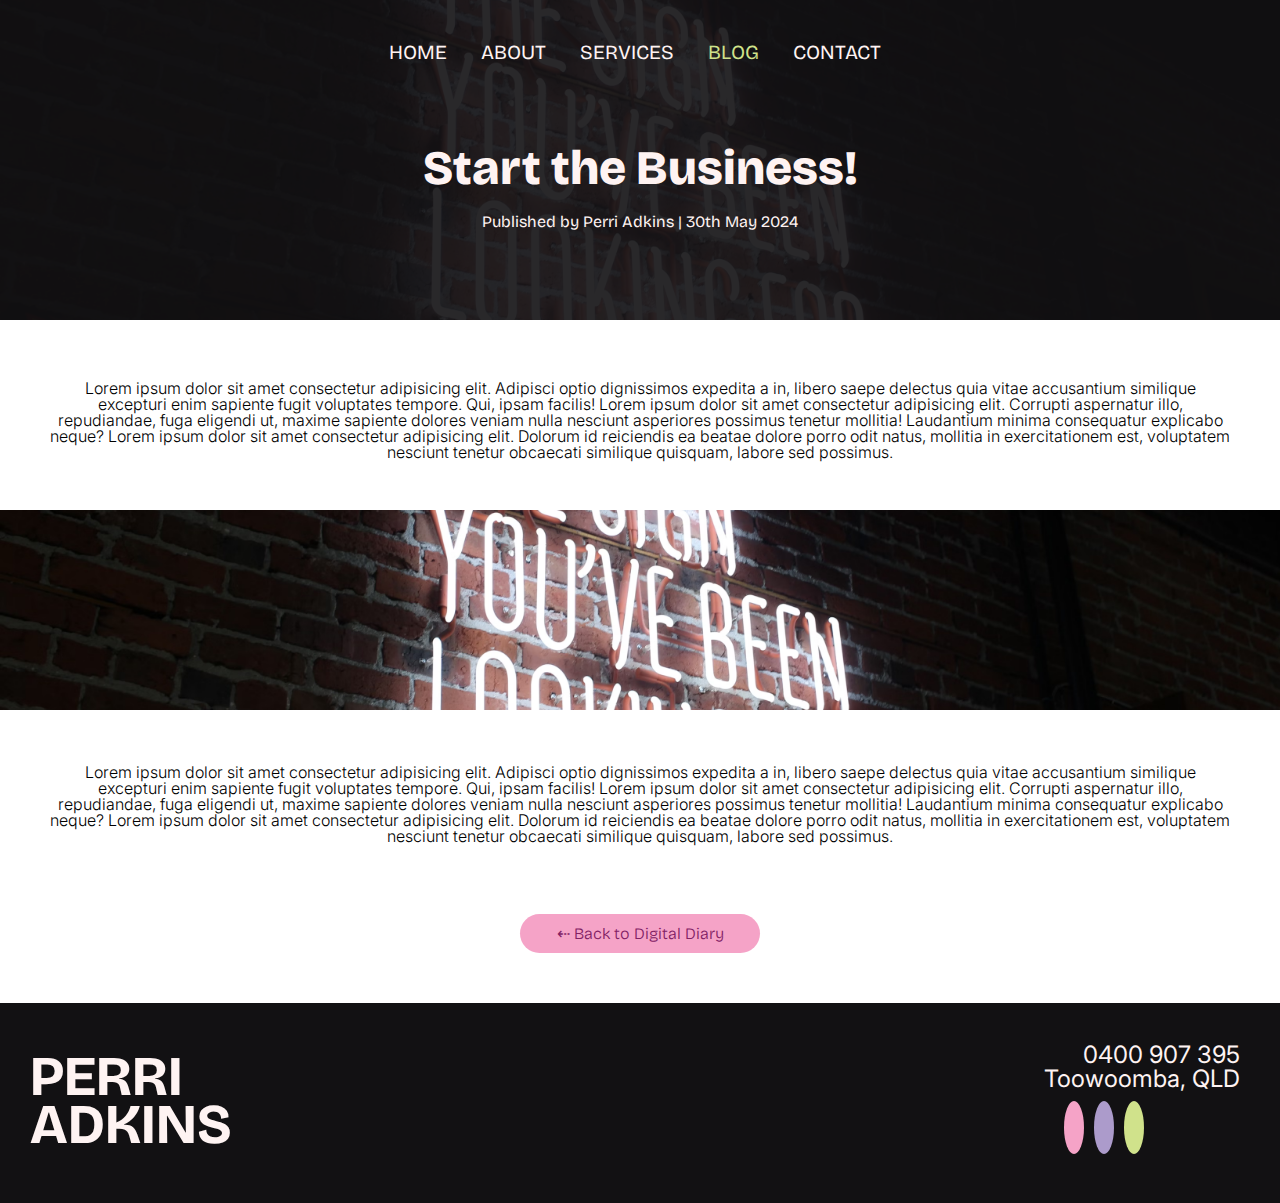
<file: pages/Blogs/blog6.html>
<!DOCTYPE html>
<html lang="en">
<head>
    <meta charset="UTF-8">
    <meta name="viewport" content="width=device-width, initial-scale=1.0">
    <title>t1a1 Portfolio Perri "Adkins</title>
    <link rel="stylesheet" href="../../styles/post6.css">
    <!-- Font Awesome -->
    <link rel="stylesheet" href="https://cdnjs.cloudflare.com/ajax/libs/font-awesome/6.5.2/css/all.min.css" integrity="sha512-SnH5WK+bZxgPHs44uWIX+LLJAJ9/2PkPKZ5QiAj6Ta86w+fsb2TkcmfRyVX3pBnMFcV7oQPJkl9QevSCWr3W6A==" crossorigin="anonymous" referrerpolicy="no-referrer" />
    <meta name="format-detection" content="'telephone=no">
</head>

<body>
    <header>
        <div class="info">
            <nav id="nav-items">
            <a href="../../index.html">HOME</a>
            <a href=".././about.html">ABOUT</a>
            <a href="../../pages/services.html">SERVICES</a>
            <a href="../blog.html"id="current">BLOG</a>
            <a href="../contact.html">CONTACT</a>
            </nav>
        </div>

        <div id="blog-info">
            <h2>Start the Business!</h2>
            <p>Published by Perri Adkins | 30th May 2024</p>
        </div>
    </header>

        <main>
            <article>
                Lorem ipsum dolor sit amet consectetur adipisicing elit. Adipisci optio dignissimos expedita a in, libero saepe delectus quia vitae accusantium similique excepturi enim sapiente fugit voluptates tempore. Qui, ipsam facilis!

                Lorem ipsum dolor sit amet consectetur adipisicing elit. Corrupti aspernatur illo, repudiandae, fuga eligendi ut, maxime sapiente dolores veniam nulla nesciunt asperiores possimus tenetur mollitia! Laudantium minima consequatur explicabo neque?

                Lorem ipsum dolor sit amet consectetur adipisicing elit. Dolorum id reiciendis ea beatae dolore porro odit natus, mollitia in exercitationem est, voluptatem nesciunt tenetur obcaecati similique quisquam, labore sed possimus.
            </article>
            <div class="blog-img">
                <img src="../../images/blog6.png" alt="Wireframing">
            </div>
            <article>
                Lorem ipsum dolor sit amet consectetur adipisicing elit. Adipisci optio dignissimos expedita a in, libero saepe delectus quia vitae accusantium similique excepturi enim sapiente fugit voluptates tempore. Qui, ipsam facilis!

                Lorem ipsum dolor sit amet consectetur adipisicing elit. Corrupti aspernatur illo, repudiandae, fuga eligendi ut, maxime sapiente dolores veniam nulla nesciunt asperiores possimus tenetur mollitia! Laudantium minima consequatur explicabo neque?

                Lorem ipsum dolor sit amet consectetur adipisicing elit. Dolorum id reiciendis ea beatae dolore porro odit natus, mollitia in exercitationem est, voluptatem nesciunt tenetur obcaecati similique quisquam, labore sed possimus.
            </article>
            <a href="../blog.html"><div class="back-btn">
                ⇠ Back to Digital Diary
            </div></a>
        </main>

    <footer>
        <div>
            <h3>PERRI<br>ADKINS</h3>
        </div>

    <div  class="footer-contact">
        <div>
            <p>0400 907 395<br>Toowoomba, QLD</p>
        </div>

        <div class="footer-social">
            <a href="https://www.linkedin.com/in/perri-adkins-501271218/" target="_blank"><i class="fa-brands fa-linkedin-in"></i></a>
            <a href="https://github.com/perripez" target="_blank"><i class="fa-brands fa-github"></i></a>
            <a href="https://www.behance.net/" target="_blank"><i class="fa-brands fa-behance"></i></a>
        </div>
    </div>

    </footer>

</body>
</html>
</file>
<file: styles/about.css>
/* General Styling */

@import url('https://fonts.googleapis.com/css2?family=Bricolage+Grotesque:opsz,wght@12..96,200..800&display=swap');
@import url('https://fonts.googleapis.com/css2?family=Inter:wght@100..900&display=swap');

:root {
    --black: #121113;
    --beige: #FEF3F2;
    --magenta: #822165;
    --pink: #F5A3C7;
    --indigo: #343972;
    --purple: #AC9BCB;
    --teal: #124C51;
    --green: #D0E28B;
}

* {
    margin: 0;
}

a {
    text-decoration: none;
}


/* Header */

header{
    width: 100dvw;
    height: 250px;
    background-color: var(--magenta);
    text-align: center;
}


h1 {
    font-family: "Bricolage Grotesque", sans-serif;
    font-weight: 800;
    line-height: 0.8em;
    font-size: 3rem;
    color: var(--pink);
    padding-top: 100px;
}

/* Nav Bar */

#nav-items a {
    color: var(--beige);
    text-decoration: none;
    font-family: "Bricolage Grotesque", sans-serif;
    font-size: 16px;
    margin-left: 10px;
    margin-right: 10px;
}

#nav-items a:hover {
    color: var(--green);
}

nav {
    padding-top: 25px;
    text-align: center;
}

#current {
    color: var(--pink) !important;
}

/* Social Icons */

.fa-linkedin-in {
    color: var(--magenta);
    font-size: 20px;
    background-color: var(--pink);
    padding: 5px;
    border-radius: 50%;
    margin-right: 10px;
}

.fa-github {
    color: var(--indigo);
    font-size: 20px;
    background-color: var(--purple);
    padding: 5px;
    border-radius: 50%;
    margin-right: 10px;
}

.fa-behance {
    color: var(--teal);
    font-size: 20px;
    background-color: var(--green);
    padding: 5px;
    border-radius: 50%;
}

.header-social {
    padding-bottom: 20px;
}

.fa-brands:hover {
    animation: bubble 0.4s ease-out;
}

/* Text Section */

article {
    background-color: var(--pink);
    color: var(--magenta);
    padding: 50px;
    text-align: center;
}

h2 {
    font-family: "Bricolage Grotesque", sans-serif;
    font-size: 1.5rem;
}

main p {
    font-family: "inter", sans-serif;
    font-size: 1rem;
    font-weight: 300;
    padding: 50px;
}

/* Image Section */

.about-img {
    width: 100dvw;
    height: 250px;
}

.about-img img {
    width: 100dvw;
    height: 250px;
    object-fit: cover;
}

/* Blog Section */

.about-blog  {
    background-color: var(--indigo);
    padding: 50px;
    text-align: center;
    background-image: url("../images/web-dev.png");
    background-repeat: no-repeat;
    background-position: center;
    background-size: cover;
    box-shadow: inset 0 0 0 2000px rgba(52, 57, 114, 0.9);

}

#blog-btn {
    background-color: var(--purple);
    color: var(--indigo);
    font-family:"Bricolage Grotesque", sans-serif;
    font-weight: 600;
    border: none;
    padding: 10px;
    border-radius: 20px;
    width: 150px;
}

#blog-btn:hover {
    animation: bubble 0.4s ease-out;
}

.about-blog h3 {
    font-family: "Bricolage Grotesque", sans-serif;
    font-weight: 200;
    line-height: 0.8em;
    font-size: 1.2rem;
    color: var(--purple);
    padding-bottom: 20px;
}


/* Footer */

footer {
    width: 100dvw;
    height: 120px;
    display: flex;
    background-color: var(--black);
    color: var(--beige);
    justify-content: space-between;
}

footer h3 {
    font-family: "Bricolage Grotesque", sans-serif;
    line-height: 1.8rem;
    font-size: 2rem;
    padding-top: 35px;
    padding-left: 30px;
    align-items: center;
}

footer p {
    font-family: "inter", sans-serif;
    font-size: .8rem;
    font-weight: 300;
    line-height: 1rem;
    text-align: right;
    display: flex;
    flex-direction: column;
    text-decoration: none;
}

.footer-social {
    padding-top: 10px;
}

.footer-contact {
    align-items: center;
    text-align: right;
    padding-right: 30px;
    padding-top: 20px;
}

@keyframes bubble {
    0% {
      transform: scale(1);
    }
    50% {
      transform: scale(1.2);
    }
    100% {
      transform: scale(1);
    }
  }

/* Tablet Responsiveness */

@media screen and (min-width: 768px) {

    header {
        width: 100dvw;
        height: 250px;
        background-color: var(--magenta);
        text-align: center;
    }
    
    
    h1 {
        font-family: "Bricolage Grotesque", sans-serif;
        font-weight: 800;
        line-height: 0.8em;
        font-size: 3rem;
        color: var(--pink);
        padding-top: 100px;
    }

    .fa-brands {
        font-size: 30px;
        padding: 10px;
        margin-bottom: 10px;
    }

    #nav-items a {
        color: var(--beige);
        text-decoration: none;
        font-family: "Bricolage Grotesque", sans-serif;
        font-size: 16px;
        margin-right: 10px;
    }

    h2 {
        font-size: 2rem;
    }

    p {
        font-size: 1rem;
    }

    footer {
        width: 100dvw;
        height: 160px;
        display: flex;
        background-color: var(--black);
        color: var(--beige);
        justify-content: space-between;
    }

    footer h3 {
        padding-top: 38px;
        font-size: 3.5rem;
        line-height: 3rem;
    }

    footer p {
        padding-top: 20px;
        font-size: 1.2rem;
        text-align: right;
    }

    #blog-btn {
        font-size: 1.2rem;
        padding: 10px;
        border-radius: 20px;
        width: 230px;
    }

}

/* Desktop Responsiveness */

@media screen and (min-width: 992px) {
    
    header {
        width: 100dvw;
        height: 250px;
        background-color: var(--magenta);
        text-align: center;
    }
    
    
    h1 {
        font-family: "Bricolage Grotesque", sans-serif;
        font-weight: 800;
        line-height: 0.8em;
        font-size: 4rem;
        color: var(--pink);
        padding-top: 100px;
    }

    .fa-brands {
        font-size: 30px;
        padding: 10px;
        margin-bottom: 10px;
    }

    nav {
        padding-top: 30px;
    }

    #nav-items a {
        color: var(--beige);
        text-decoration: none;
        font-family: "Bricolage Grotesque", sans-serif;
        font-size: 16px;
        margin-right: 10px;
    }

    h2 {
        font-size: 2rem;
    }

    .about-blog h3 {
        font-family: "Bricolage Grotesque", sans-serif;
        font-weight: 200;
        font-size: 1.5rem;
        color: var(--purple);
    }

    p {
        font-size: 1rem;
        line-height: 1.5rem;
    }

    footer {
        width: 100dvw;
        height: 200px;
        display: flex;
        background-color: var(--black);
        color: var(--beige);
        justify-content: space-between;
    }

    footer h3 {
        padding-top: 50px;
        font-size: 3.5rem;
        line-height: 3rem;
    }

    .footer-contact {
        text-align: right;
        padding-right: 30px;
    }

    footer p {
        padding-top: 30px;
        font-size: 1.5rem;
        line-height: 1.5rem;
        text-align: right;
    }

    #blog-btn {
        font-size: 1.5rem;
        padding: 12px;
        border-radius: 30px;
        width: 250px;
    }

    article {
        display: flex;
        padding: 50px;
    }

    .qualifications, .experience {
        padding: 20px;
    }
    
}

/* Large Desktop Responsiveness */

@media screen and (min-width: 1280px) {
    header {
        width: 100dvw;
        height: 250px;
        background-color: var(--magenta);
        text-align: center;
    }
    
    h1 {
        font-family: "Bricolage Grotesque", sans-serif;
        font-weight: 800;
        line-height: 0.8em;
        font-size: 4rem;
        color: var(--pink);
        padding-top: 100px;
    }

    .fa-brands {
        font-size: 30px;
        padding: 10px;
        margin-bottom: 10px;
    }

    nav {
        padding-top: 40px;
    }

    #nav-items a {
        color: var(--beige);
        text-decoration: none;
        font-family: "Bricolage Grotesque", sans-serif;
        font-size: 20px;
        margin-right: 20px;
    }

    h2 {
        font-size: 2rem;
    }

    p {
        font-size: 1rem;
        line-height: 1.5rem;
    }

    footer {
        width: 100dvw;
        height: 200px;
        display: flex;
        background-color: var(--black);
        color: var(--beige);
        justify-content: space-between;
    }

    footer h3 {
        padding-top: 50px;
        font-size: 3.5rem;
        line-height: 3rem;
    }

    footer p {
        padding-top: 30px;
        font-size: 1.5rem;
        line-height: 1.5rem;
        text-decoration: none;
    }

    .footer-social {
        text-align: right;
    }

    #blog-btn {
        font-size: 1.5rem;
        padding: 12px;
        border-radius: 30px;
        width: 250px;
    }

    article {
        display: flex;
        padding: 50px;
    }

    .qualifications, .experience {
        padding: 20px;
    }
}

@media screen and (max-width:728px) {
    .experience {
        padding-top: 30px;
    }
    
}
</file>
<file: styles/blog.css>
/* General Styling */

@import url('https://fonts.googleapis.com/css2?family=Bricolage+Grotesque:opsz,wght@12..96,200..800&display=swap');
@import url('https://fonts.googleapis.com/css2?family=Inter:wght@100..900&display=swap');

:root {
    --black: #121113;
    --beige: #FEF3F2;
    --magenta: #822165;
    --pink: #F5A3C7;
    --indigo: #343972;
    --purple: #AC9BCB;
    --teal: #124C51;
    --green: #D0E28B;
}

* {
    margin: 0;
}

a {
    text-decoration: none;
}


/* Header */

header{
    width: 100dvw;
    height: 260px;
    background-color: var(--black);
    text-align: center;
    margin-bottom:10px;
}

#main-txt {
    text-align: center;
    padding-left: 40px;
    padding-right: 40px;
}


h1 {
    font-family: "Bricolage Grotesque", sans-serif;
    font-weight: 800;
    line-height: 0.8em;
    font-size: 3rem;
    color: var(--beige);
    padding-top: 100px;
}


/* Nav Bar */

#nav-items a {
    color: var(--beige);
    text-decoration: none;
    font-family: "Bricolage Grotesque", sans-serif;
    font-size: 16px;
    margin-left: 10px;
    margin-right: 10px;
}

#nav-items a:hover {
    color: var(--purple)
}

nav {
    padding-top: 25px;
    text-align: center;
}

#current {
    color: var(--green) !important;
}

/* Social Icons */

.fa-linkedin-in {
    color: var(--magenta);
    font-size: 20px;
    background-color: var(--pink);
    padding: 5px;
    border-radius: 50%;
    margin-right: 10px;
}

.fa-github {
    color: var(--indigo);
    font-size: 20px;
    background-color: var(--purple);
    padding: 5px;
    border-radius: 50%;
    margin-right: 10px;
}

.fa-behance {
    color: var(--teal);
    font-size: 20px;
    background-color: var(--green);
    padding: 5px;
    border-radius: 50%;
}

.header-social {
    padding-bottom: 20px;
}

.fa-brands:hover {
    animation: bubble 0.4s ease-out;
}

/* Blog Posts */

main {
    width: 100dvw;
    display: flex;
    flex-wrap: wrap;
    justify-content: center;
}

.blog-post img {
    height: 200px;
    width: 100%;
    object-fit: cover;
    border-radius: 10px;
    margin-bottom: 20px;
}

.blog-post {
    text-align: center;
    border-radius: 10px;
    margin: 20px 20px 0px 20px;
}

h3 {
    font-family: "Bricolage Grotesque", sans-serif;
    font-size: 1.5rem;
    padding-top: 10px;
}

p {
    font-family: "inter", sans-serif;
    font-size: 1rem;
    font-weight: 300;
    line-height: 1rem;
    padding-top: 10px;
}

a {
    text-decoration: none;
}

h4 {
    font-family: "inter", sans-serif;
    font-size: 0.8rem;
    font-weight: 400;
    line-height: 1rem;
    padding-top: 10px;
}

.read-more {
    font-family: "Bricolage Grotesque", sans-serif;
    font-weight: 600;
    width: 200px;
    line-height: 1rem;
    border-radius: 20px;
    margin-top: 20px;
    margin-left: auto;
    margin-right: auto;
    padding: 10px;
    text-decoration: none;
}

.read-more:hover {
    animation: bubble 0.4s ease-out;
}

@keyframes bubble {
    0% {
      transform: scale(1);
    }
    50% {
      transform: scale(1.2);
    }
    100% {
      transform: scale(1);
    }
  }

/* Individual Posts */

.blog1 {
    background-color: var(--teal);
    color: var(--green);
    padding: 40px;
}

#button1 {
    background-color: var(--green);
    color: var(--teal);
    text-decoration: none;
}

.blog2 {
    background-color: var(--purple);
    color: var(--indigo);
    padding: 40px;
}

#button2 {
    background-color: var(--indigo);
    color: var(--purple);
}

.blog3 {
    background-color: var(--magenta);
    color: var(--pink);
    padding: 40px;
}

#button3 {
    background-color: var(--pink);
    color: var(--magenta);
}

.blog4 {
    background-color: var(--green);
    color: var(--teal);
    padding: 40px;
}

#button4 {
    background-color: var(--teal);
    color: var(--green);
}

.blog5 {
    background-color: var(--indigo);
    color: var(--purple);
    padding: 40px;
}

#button5 {
    background-color: var(--purple);
    color: var(--indigo);
}

.blog6 {
    background-color: var(--pink);
    color: var(--magenta);
    padding: 40px;
    margin-bottom: 20px;
}

#button6 {
    background-color: var(--magenta);
    color: var(--pink);
}

/* Footer */

footer {
    width: 100dvw;
    height: 120px;
    display: flex;
    background-color: var(--black);
    color: var(--beige);
    justify-content: space-between;
}

footer h3 {
    font-family: "Bricolage Grotesque", sans-serif;
    line-height: 1.8rem;
    font-size: 2rem;
    padding-top: 35px;
    padding-left: 30px;
    align-items: center;
}

footer p {
    font-family: "inter", sans-serif;
    font-size: .8rem;
    font-weight: 300;
    line-height: 1rem;
    text-align: right;
    display: flex;
    flex-direction: column;
    text-decoration: none;
    padding-top: 20px;
}

.footer-social {
    padding-top: 10px;
}

.footer-contact {
    align-items: center;
    text-align: right;
    justify-content: center;
    padding-right: 30px;
}

/* Tablet Responsiveness */

@media screen and (min-width: 768px) {

    header {
        width: 100dvw;
        height: 250px;
        background-color: var(--black);
        text-align: center;
    }

    main {
        margin-bottom: 20px;
    }
    
    
    h1 {
        font-family: "Bricolage Grotesque", sans-serif;
        font-weight: 800;
        line-height: 0.8em;
        font-size: 3rem;
        color: var(--beige);
        padding-top: 100px;
    }

    .fa-brands {
        font-size: 30px;
        padding: 10px;
        margin-bottom: 10px;
    }

    #nav-items a {
        color: var(--beige);
        text-decoration: none;
        font-family: "Bricolage Grotesque", sans-serif;
        font-size: 16px;
        margin-right: 10px;
    }

    p {
        font-size: 1rem;
    }

    .blog-post {
        width: 100dvw;
        text-align: center;
        border-radius: 10px;
        margin: 20px 20px 0px 20px;
    }

    footer {
        width: 100dvw;
        height: 160px;
        display: flex;
        background-color: var(--black);
        color: var(--beige);
        justify-content: space-between;
    }

    footer h3 {
        padding-top: 38px;
        font-size: 3.5rem;
        line-height: 3rem;
    }

    footer p {
        padding-top: 30px;
        font-size: 1.2rem;

    }


    #blog-btn {
        font-size: 1.2rem;
        padding: 10px;
        border-radius: 20px;
        width: 230px;
    }

}

/* Desktop Responsiveness */

@media screen and (min-width: 992px) {
    
    header {
        width: 100dvw;
        height: 250px;
        background-color: var(--black);
        text-align: center;
    }
    
    
    h1 {
        font-family: "Bricolage Grotesque", sans-serif;
        font-weight: 800;
        line-height: 0.8em;
        font-size: 4rem;
        color: var(--beige);
        padding-top: 100px;
    }

    .fa-brands {
        font-size: 30px;
        padding: 10px;
        margin-bottom: 10px;
    }

    nav {
        padding-top: 30px;
    }

    #nav-items a {
        color: var(--beige);
        text-decoration: none;
        font-family: "Bricolage Grotesque", sans-serif;
        font-size: 16px;
        margin-right: 10px;
    }

    h2 {
        font-size: 2rem;
    }

    .blog-post {
        width: 35%;
        text-align: center;
        border-radius: 10px;
        margin: 20px 20px 0px 20px;
    }

    main {
        margin-bottom: 30px;
    }

    #main-txt {
        padding:30px;
    }
    

    footer {
        width: 100dvw;
        height: 200px;
        display: flex;
        background-color: var(--black);
        color: var(--beige);
        justify-content: space-between;
    }

    footer h3 {
        padding-top: 50px;
        font-size: 3.5rem;
        line-height: 3rem;
    }

    footer p {
        padding-top: 30px;
        font-size: 1.5rem;
        line-height: 1.5rem;
        padding-top: 50px;
    }


}

/* Large Desktop Responsiveness */

@media screen and (min-width: 1280px) {
    header {
        width: 100dvw;
        height: 250px;
        background-color: var(--black);
        text-align: center;
    }
    
    h1 {
        font-family: "Bricolage Grotesque", sans-serif;
        font-weight: 800;
        line-height: 0.8em;
        font-size: 4rem;
        color: var(--beige);
        padding-top: 100px;
    }

    #main-txt {
        padding: 40px;
    }
    

    .fa-brands {
        font-size: 30px;
        padding: 10px;
        margin-bottom: 10px;
    }

    nav {
        padding-top: 40px;
    }

    #nav-items a {
        color: var(--beige);
        text-decoration: none;
        font-family: "Bricolage Grotesque", sans-serif;
        font-size: 20px;
        margin-right: 20px;
    }

    .blog-post {
        width: 40%;
        text-align: center;
        border-radius: 10px;
        margin: 20px 20px 0px 20px;
    }

    main {
        margin-bottom: 30px;
    }

    h2 {
        font-size: 2rem;
    }


    footer {
        width: 100dvw;
        height: 200px;
        display: flex;
        background-color: var(--black);
        color: var(--beige);
        justify-content: space-between;
    }

    footer h3 {
        padding-top: 50px;
        font-size: 3.5rem;
        line-height: 3rem;
    }

    footer p {
        padding-top: 30px;
        font-size: 1.5rem;
        line-height: 1.5rem;
        padding-top: 40px;
        text-align: right;
    }

}
</file>
<file: styles/contact.css>
/* General Styling */

@import url('https://fonts.googleapis.com/css2?family=Bricolage+Grotesque:opsz,wght@12..96,200..800&display=swap');
@import url('https://fonts.googleapis.com/css2?family=Inter:wght@100..900&display=swap');

:root {
    --black: #121113;
    --beige: #FEF3F2;
    --magenta: #822165;
    --pink: #F5A3C7;
    --indigo: #343972;
    --purple: #AC9BCB;
    --teal: #124C51;
    --green: #D0E28B;
}

* {
    margin: 0;
}

a {
    text-decoration: none;
}


/* Header */

header{
    width: 100dvw;
    height: 250px;
    background-color: var(--teal);
    text-align: center;
}

h1 {
    font-family: "Bricolage Grotesque", sans-serif;
    font-weight: 800;
    line-height: 0.8em;
    font-size: 3rem;
    color: var(--green);
    padding-top: 100px;
}

/* Nav Bar */

#nav-items a {
    color: var(--beige);
    text-decoration: none;
    font-family: "Bricolage Grotesque", sans-serif;
    font-size: 16px;
    margin-left: 10px;
    margin-right: 10px;
}

#nav-items a:hover {
    color: var(--purple);
}

nav {
    padding-top: 25px;
    text-align: center;
}

#current {
    color: var(--green) !important;
}

/* Social Icons */

.fa-linkedin-in {
    color: var(--magenta);
    font-size: 20px;
    background-color: var(--pink);
    padding: 5px;
    border-radius: 50%;
    margin-right: 10px;
}

.fa-github {
    color: var(--indigo);
    font-size: 20px;
    background-color: var(--purple);
    padding: 5px;
    border-radius: 50%;
    margin-right: 10px;
}

.fa-behance {
    color: var(--teal);
    font-size: 20px;
    background-color: var(--green);
    padding: 5px;
    border-radius: 50%;
}

.header-social {
    padding-bottom: 20px;
}

/* Text Section */

main {
    background-color: var(--green);
    color: var(--teal);
    padding: 50px;
    text-align: center;
}

p {
    font-family: "inter", sans-serif;
    font-size: 1rem;
    font-weight: 300;
    line-height: 1rem;
    padding-top: 20px;
}

/* Contact Form */

form {
    padding-top: 50px;
}

.form-elements {
    font-family: "Bricolage Grotesque", sans-serif;
    font-size: 1rem;
    font-weight: 500;
}

.form-elements {
    display: flex;
    flex-direction: column;
    margin-bottom: 24px;
}

.form-elements label {
    font-size: 18px;
    margin-bottom: 10px;
}

.form-input {
    border: 1px solid var(--teal);
    outline: none;
    border-radius: 4px;
    font-size: 18px;
    color: var(--teal);
    font-family: "inter", sans-serif;
}

.form-input:not(.form-textarea) {
    height: 35px;
}

.form-textarea {
    resize: none;
}

.form-input:focus {
    box-shadow: 2px 1px 46px -14px var(--teal);
}

.btn-div {
    text-align: center;
}

#submit {
    font-family: "Bricolage Grotesque", sans-serif;
    font-size: 1rem;
    font-weight: 500;
    height: 40px;
    background-color: var(--teal);
    border: none;
    border-radius: 20px;
    min-width: 120px;
    font-size: 18px;
    color: var(--green);
}

#submit:hover {
    animation: bubble 0.4s ease-out;
}

/* Resume Download */

.resume-download {
    height: 250px;
    background-image: url(../images/graphic-design.png);
    background-repeat: no-repeat;
    background-position: 50% 20%;
    background-size: cover;
    box-shadow: inset 0 0 0 2000px rgba(208, 226, 139, 0.9);
    margin: auto;
    display: flex;
    align-items: center;
    justify-content: center;
}

.contact-btn {
    background-color: var(--teal);
    color: var(--green);
    font-family:"Bricolage Grotesque", sans-serif;
    font-size: 1.2rem;
    font-weight: 600;
    border: none;
    padding: 15px;
    border-radius: 40px;
    width: 300px;
    margin: auto;
}

.contact-btn:hover {
    animation: bubble 0.4s ease-out;
}

/* Footer */

footer {
    width: 100dvw;
    height: 120px;
    display: flex;
    background-color: var(--black);
    color: var(--beige);
    justify-content: space-between;
}

footer h3 {
    font-family: "Bricolage Grotesque", sans-serif;
    line-height: 1.8rem;
    font-size: 2rem;
    padding-top: 35px;
    padding-left: 30px;
    align-items: center;
}

footer p {
    font-family: "inter", sans-serif;
    font-size: .8rem;
    font-weight: 300;
    line-height: 1rem;
    text-align: right;
    display: flex;
    flex-direction: column;
    text-decoration: none;
}

.footer-social {
    padding-top: 10px;
}

.footer-contact {
    align-items: center;
    text-align: right;
    justify-content: center;
    padding-right: 30px;
}

/* Button Animation */

@keyframes bubble {
    0% {
      transform: scale(1);
    }
    50% {
      transform: scale(1.2);
    }
    100% {
      transform: scale(1);
    }
  }

/* Tablet Responsiveness */

@media screen and (min-width: 768px) {

    header {
        width: 100dvw;
        height: 250px;
        background-color: var(--teal);
        text-align: center;
    }
    
    h1 {
        font-family: "Bricolage Grotesque", sans-serif;
        font-weight: 800;
        line-height: 0.8em;
        font-size: 3rem;
        color: var(--green);
        padding-top: 100px;
    }

    .fa-brands {
        font-size: 30px;
        padding: 10px;
        margin-bottom: 10px;
    }

    #nav-items a {
        color: var(--beige);
        text-decoration: none;
        font-family: "Bricolage Grotesque", sans-serif;
        font-size: 16px;
        margin-right: 10px;
    }

    h2 {
        font-size: 2rem;
    }

    p {
        font-size: 1rem;
    }

    footer {
        width: 100dvw;
        height: 160px;
        display: flex;
        background-color: var(--black);
        color: var(--beige);
        justify-content: space-between;
    }

    footer h3 {
        padding-top: 38px;
        font-size: 3.5rem;
        line-height: 3rem;
    }

    footer p {
        font-size: 1.2rem;

    }

    .footer-social {
        text-align: right;
        padding-top: 30px;
    }

    form {
      width: 80%;
      margin: auto;
    }
}

/* Desktop Responsiveness */

@media screen and (min-width: 992px) {
    
    header {
        width: 100dvw;
        height: 250px;
        background-color: var(--teal);
        text-align: center;
    }
    
    
    h1 {
        font-family: "Bricolage Grotesque", sans-serif;
        font-weight: 800;
        line-height: 0.8em;
        font-size: 4rem;
        color: var(--green);
        padding-top: 100px;
    }

    .fa-brands {
        font-size: 30px;
        padding: 10px;
        margin-bottom: 10px;
    }

    nav {
        padding-top: 30px;
    }

    #nav-items a {
        color: var(--beige);
        text-decoration: none;
        font-family: "Bricolage Grotesque", sans-serif;
        font-size: 16px;
        margin-right: 10px;
    }

    h2 {
        font-size: 2rem;
    }

    .about-blog h3 {
        font-family: "Bricolage Grotesque", sans-serif;
        font-weight: 200;
        font-size: 1.5rem;
        color: var(--purple);
    }

    p {
        font-size: 1rem;
        line-height: 1.5rem;
    }

    footer {
        width: 100dvw;
        height: 200px;
        display: flex;
        background-color: var(--black);
        color: var(--beige);
        justify-content: space-between;
    }

    footer h3 {
        padding-top: 50px;
        font-size: 3.5rem;
        line-height: 3rem;
    }

    footer p {
        padding-top: 30px;
        font-size: 1.5rem;
        line-height: 1.5rem;
        padding-right:30px;
    }

    .footer-social {
        padding-top: 30px;
        padding-right: 28px;
    }

    form {
        width: 80%;
        margin: auto;
    }
}

/* Large Desktop Responsiveness */

@media screen and (min-width: 1280px) {
    header {
        width: 100dvw;
        height: 250px;
        background-color: var(--teal);
        text-align: center;
    }
    
    h1 {
        font-family: "Bricolage Grotesque", sans-serif;
        font-weight: 800;
        line-height: 0.8em;
        font-size: 4rem;
        color: var(--green);
        padding-top: 100px;
    }

    .fa-brands {
        font-size: 30px;
        padding: 10px;
        margin-bottom: 10px;
    }

    nav {
        padding-top: 40px;
    }

    #nav-items a {
        color: var(--beige);
        text-decoration: none;
        font-family: "Bricolage Grotesque", sans-serif;
        font-size: 20px;
        margin-right: 20px;
    }

    h2 {
        font-size: 2rem;
    }

    p {
        font-size: 1rem;
        line-height: 1.5rem;
    }

    footer {
        width: 100dvw;
        height: 200px;
        display: flex;
        background-color: var(--black);
        color: var(--beige);
        justify-content: space-between;
    }

    footer h3 {
        padding-top: 50px;
        font-size: 3.5rem;
        line-height: 3rem;
    }

    footer p {
        padding-top: 30px;
        font-size: 1.5rem;
        line-height: 1.5rem;
        padding-top: 40px;
        padding-right: 40px;

    }

    .footer-social {
        padding-top: 20px;
        padding-left: 20px;
    }

    form {
        width: 60%;
        margin: auto;
    }
}
</file>
<file: styles/services.css>
/* General Styling */

@import url('https://fonts.googleapis.com/css2?family=Bricolage+Grotesque:opsz,wght@12..96,200..800&display=swap');
@import url('https://fonts.googleapis.com/css2?family=Inter:wght@100..900&display=swap');

:root {
    --black: #121113;
    --beige: #FEF3F2;
    --magenta: #822165;
    --pink: #F5A3C7;
    --indigo: #343972;
    --purple: #AC9BCB;
    --teal: #124C51;
    --green: #D0E28B;
}

* {
    margin: 0;
}

a {
    text-decoration: none;
}

/* Header */

header{
    width: 100dvw;
    height: 250px;
    background-color: var(--indigo);
    text-align: center;
}


h1 {
    font-family: "Bricolage Grotesque", sans-serif;
    font-weight: 800;
    line-height: 0.8em;
    font-size: 3rem;
    color: var(--purple);
    padding-top: 100px;
}

/* Nav Bar */

#nav-items a {
    color: var(--beige);
    text-decoration: none;
    font-family: "Bricolage Grotesque", sans-serif;
    font-size: 16px;
    margin-left: 10px;
    margin-right: 10px;
}

#nav-items a:hover {
    color: var(--pink);
}

nav {
    padding-top: 25px;
    text-align: center;
}

#current {
    color: var(--purple) !important;
}

/* Social Icons */

.fa-linkedin-in {
    color: var(--magenta);
    font-size: 20px;
    background-color: var(--pink);
    padding: 5px;
    border-radius: 50%;
    margin-right: 10px;
}

.fa-github {
    color: var(--indigo);
    font-size: 20px;
    background-color: var(--purple);
    padding: 5px;
    border-radius: 50%;
    margin-right: 10px;
}

.fa-behance {
    color: var(--teal);
    font-size: 20px;
    background-color: var(--green);
    padding: 5px;
    border-radius: 50%;
    margin-right: 10px;
}

.header-social {
    padding-bottom: 20px;
}

/* Text Section */

article {
    background-color: var(--purple);
    color: var(--indigo);
    padding: 50px;
    text-align: center;
}

h2 {
    font-family: "Bricolage Grotesque", sans-serif;
    font-size: 1.5rem;
}

p {
    font-family: "inter", sans-serif;
    font-size: 1rem;
    font-weight: 300;
    line-height: 1rem;
}

/* Image Section */

.services-gallery {
    display: flex;
    flex-wrap: wrap;
    text-align: center;
}

.services-gallery p {
    padding-top: 20px;
}

.graphic-design {
    background-image: url(../images/graphic-design.png);
    background-repeat: no-repeat;
    background-position: right;
    background-size: cover;
    box-shadow: inset 0 0 0 2000px rgba(52, 57, 114, 0.95);
    color: var(--purple);
    display: flex;
}

.service-img {
    width: 50%;
    object-fit: cover;
}

.service-text {
    padding: 30px;
    margin: auto;
}

.branding {
    background-image: url(../images/branding.png);
    background-repeat: no-repeat;
    background-position: left;
    background-size: cover;
    box-shadow: inset 0 0 0 2000px rgba(172, 155, 203, 0.9);
    color: var(--indigo);
    display: flex;
}

.web-design {
    background-image: url(../images/web-design.png);
    background-repeat: no-repeat;
    background-position: right;
    background-size: cover;
    box-shadow: inset 0 0 0 2000px rgba(52, 57, 114, 0.9);
    color: var(--purple);
    display: flex;
}

.web-dev {
    background-image: url(../images/web-dev.png);
    background-repeat: no-repeat;
    background-position: left;
    background-size: cover;
    box-shadow: inset 0 0 0 2000px rgba(172, 155, 203, 0.9);
    color: var(--indigo);
    display: flex;
}


/* Footer */

footer {
    width: 100dvw;
    height: 120px;
    display: flex;
    background-color: var(--black);
    color: var(--beige);
    justify-content: space-between;
}

footer h3 {
    font-family: "Bricolage Grotesque", sans-serif;
    line-height: 1.8rem;
    font-size: 2rem;
    padding-top: 35px;
    padding-left: 30px;
    align-items: center;
}

footer p {
   font-family: "Inter", sans-serif;
   text-align: right;
   display: flex;
   flex-direction: column;
   padding-right: 30px;
   padding-top: 20px;
   text-decoration: none;
}

.footer-social {
    padding-top: 10px;
    padding-left: 15px;
}

/* Tablet Responsiveness */

@media screen and (min-width: 768px) {

    header {
        width: 100dvw;
        height: 250px;
        background-color: var(--indigo);
        text-align: center;
    }
    
    
    h1 {
        font-family: "Bricolage Grotesque", sans-serif;
        font-weight: 800;
        line-height: 0.8em;
        font-size: 3rem;
        color: var(--purple);
        padding-top: 100px;
    }

    .fa-brands {
        font-size: 30px;
        padding: 10px;
        margin-bottom: 10px;
    }

    #nav-items a {
        color: var(--beige);
        text-decoration: none;
        font-family: "Bricolage Grotesque", sans-serif;
        font-size: 16px;
        margin-right: 10px;
    }

    p {
        font-size: 1rem;
    }

    .services-gallery {
        width: 100dvw;
        display: flex;
        flex-wrap: wrap;
        flex-direction: row;
    }

    .service-img {
        width: 50dvw;
        object-fit: cover;
    }
    
    .service-text {
        padding: 30px;
        margin: auto;
    }

    footer {
        width: 100dvw;
        height: 160px;
        display: flex;
        background-color: var(--black);
        color: var(--beige);
        justify-content: space-between;
    }

    footer h3 {
        padding-top: 38px;
        font-size: 3.5rem;
        line-height: 3rem;
    }

    footer p {
        padding-top: 30px;
        font-size: 1.2rem;

    }

    .footer-social {
        padding-top: 20px;
        padding-right: 28px;
    }

    #blog-btn {
        font-size: 1.2rem;
        padding: 10px;
        border-radius: 20px;
        width: 230px;
    }

}

/* Desktop Responsiveness */

@media screen and (min-width: 992px) {
    
    header {
        width: 100dvw;
        height: 250px;
        background-color: var(--indigo);
        text-align: center;
    }
    
    
    h1 {
        font-family: "Bricolage Grotesque", sans-serif;
        font-weight: 800;
        line-height: 0.8em;
        font-size: 4rem;
        color: var(--purple);
        padding-top: 100px;
    }

    .fa-brands {
        font-size: 30px;
        padding: 10px;
        margin-bottom: 10px;
    }

    nav {
        padding-top: 30px;
    }

    #nav-items a {
        color: var(--beige);
        text-decoration: none;
        font-family: "Bricolage Grotesque", sans-serif;
        font-size: 16px;
        margin-right: 10px;
    }

    h2 {
        font-size: 2rem;
    }

    .services-gallery {
        width: 100dvw;
        display: flex;
        flex-wrap: wrap;
    }

    p {
        font-size: 1rem;
        line-height: 1rem;
    }

    .services-gallery {
        width: 100dvw;
        display: flex;
        flex-wrap: wrap;
        flex-direction: row;
    }

    .service-img {
        width: 50dvw;
        object-fit: cover;
    }
    
    .service-text {
        padding: 50px;
        align-items: center;
        margin: auto;
    }

    footer {
        width: 100dvw;
        height: 200px;
        display: flex;
        background-color: var(--black);
        color: var(--beige);
        justify-content: space-between;
    }

    footer h3 {
        padding-top: 50px;
        font-size: 3.5rem;
        line-height: 3rem;
    }

    footer p {
        padding-top: 30px;
        font-size: 1.5rem;
        line-height: 1.5rem;
        padding-top: 50px;
        padding-right: 30px;

    }

    .footer-social {
        padding-top: 20px;
        padding-right: 28px;
    }
}

/* Large Desktop Responsiveness */

@media screen and (min-width: 1280px) {
    header {
        width: 100dvw;
        height: 250px;
        background-color: var(--indigo);
        text-align: center;
    }
    
    h1 {
        font-family: "Bricolage Grotesque", sans-serif;
        font-weight: 800;
        line-height: 0.8em;
        font-size: 4rem;
        color: var(--purple);
        padding-top: 100px;
    }

    .fa-brands {
        font-size: 30px;
        padding: 10px;
        margin-bottom: 10px;
    }

    nav {
        padding-top: 40px;
    }

    #nav-items a {
        color: var(--beige);
        text-decoration: none;
        font-family: "Bricolage Grotesque", sans-serif;
        font-size: 20px;
        margin-right: 20px;
    }

    h2 {
        font-size: 2rem;
    }

    p {
        font-size: 1rem;
        line-height: 1.5rem;
    }

    footer {
        width: 100dvw;
        height: 200px;
        display: flex;
        background-color: var(--black);
        color: var(--beige);
        justify-content: space-between;
    }

    footer h3 {
        padding-top: 50px;
        font-size: 3.5rem;
        line-height: 3rem;
    }

    footer p {
        padding-top: 30px;
        font-size: 1.5rem;
        line-height: 1.5rem;
        padding-top: 40px;
        padding-right: 40px;

    }

    .footer-social {
        padding-top: 20px;
        padding-left: 20px;
    }

}

/* Hover effect for mobile */
@media (hover: none){
    

}
</file>
<file: styles/post1.css>
/* General Styling */

@import url('https://fonts.googleapis.com/css2?family=Bricolage+Grotesque:opsz,wght@12..96,200..800&display=swap');
@import url('https://fonts.googleapis.com/css2?family=Inter:wght@100..900&display=swap');

:root {
    --black: #121113;
    --beige: #FEF3F2;
    --magenta: #822165;
    --pink: #F5A3C7;
    --indigo: #343972;
    --purple: #AC9BCB;
    --teal: #124C51;
    --green: #D0E28B;
}

* {
    margin: 0;
}

a {
    text-decoration: none;
}

/* Header */

header{
    width: 100dvw;
    height: 260px;
    background-color: var(--black);
    text-align: center;
    margin-bottom:10px;
    background-image: url(../images/blog1.png);
    background-repeat: no-repeat;
    background-position: right;
    background-size: cover;
    box-shadow: inset 0 0 0 2000px rgba(18, 17, 19, 0.9);

}

#main-txt {
    text-align: center;
    padding-left: 40px;
    padding-right: 40px;
}


h1 {
    font-family: "Bricolage Grotesque", sans-serif;
    font-weight: 800;
    line-height: 0.8em;
    font-size: 3rem;
    color: var(--beige);
    padding-top: 100px;
}

#blog-info p {
    font-family: "Bricolage Grotesque", sans-serif;
    font-weight: 400;
    color: var(--beige);
    padding-top: 20px;
}

/* Nav Bar */

#nav-items a {
    color: var(--beige);
    text-decoration: none;
    font-family: "Bricolage Grotesque", sans-serif;
    font-size: 16px;
    margin-left: 10px;
    margin-right: 10px;
}

#nav-items a:hover {
    color: var(--purple)
}

nav {
    padding-top: 25px;
    text-align: center;
}

#current {
    color: var(--green) !important;
}

/* Social Icons */

.fa-linkedin-in {
    color: var(--magenta);
    font-size: 20px;
    background-color: var(--pink);
    padding: 5px;
    border-radius: 50%;
    margin-right: 10px;
}

.fa-github {
    color: var(--indigo);
    font-size: 20px;
    background-color: var(--purple);
    padding: 5px;
    border-radius: 50%;
    margin-right: 10px;
}

.fa-behance {
    color: var(--teal);
    font-size: 20px;
    background-color: var(--green);
    padding: 5px;
    border-radius: 50%;
}

.header-social {
    padding-bottom: 20px;
}

/* Article */

main {
    width: 100dvw;
    display: flex;
    flex-wrap: wrap;
    justify-content: center;
}

article {
    font-family: "inter", sans-serif;
    font-size: 1rem;
    font-weight: 300;
    line-height: 1rem;
    padding: 50px;
    text-align: center;
}

a {
    text-decoration: none;
}

h4 {
    font-family: "Bricolage Grotesque", sans-serif;
    font-size: 1.2rem;
    font-weight: 400;
    line-height: 1rem;
}

.blog-img img {
    width: 100dvw;
    height: 200px;
    object-fit: cover;
}

/* Back Button */


.back-btn {
    font-family: "Bricolage Grotesque", sans-serif;
    font-weight: 300;
    border-radius: 30px;
    padding: 10px;
    text-decoration: none;
    background-color: var(--teal);
    color:var(--green);
    width: 220px;
    text-align: center;
    margin: 20px;
}

.back-btn:hover {
    animation: bubble 0.4s ease-out;
}

@keyframes bubble {
    0% {
      transform: scale(1);
    }
    50% {
      transform: scale(1.2);
    }
    100% {
      transform: scale(1);
    }
  }


/* Footer */

footer {
    width: 100dvw;
    height: 120px;
    display: flex;
    background-color: var(--black);
    color: var(--beige);
    justify-content: space-between;
}

footer h3 {
    font-family: "Bricolage Grotesque", sans-serif;
    line-height: 1.8rem;
    font-size: 2rem;
    padding-top: 35px;
    padding-left: 30px;
    align-items: center;
}

footer p {
   font-family: "Inter", sans-serif;
   text-align: right;
   display: flex;
   flex-direction: column;
   padding-right: 30px;
   padding-top: 20px;
   text-decoration: none;
}

.footer-social {
    padding-top: 10px;
    padding-left: 15px;
}

/* Tablet Responsiveness */

@media screen and (min-width: 768px) {

    header {
        width: 100dvw;
        height: 250px;
        background-color: var(--black);
        text-align: center;
    }

    main {
        margin-bottom: 20px;
    }
    
    
    h1 {
        font-family: "Bricolage Grotesque", sans-serif;
        font-weight: 800;
        line-height: 0.8em;
        font-size: 3rem;
        color: var(--beige);
        padding-top: 100px;
    }

    .fa-brands {
        font-size: 30px;
        padding: 10px;
        margin-bottom: 10px;
    }

    #nav-items a {
        color: var(--beige);
        text-decoration: none;
        font-family: "Bricolage Grotesque", sans-serif;
        font-size: 16px;
        margin-right: 10px;
    }

    p {
        font-size: 1rem;
    }

    .blog-post {
        width: 100dvw;
        text-align: center;
        border-radius: 10px;
        margin: 20px 20px 0px 20px;
    }

    footer {
        width: 100dvw;
        height: 160px;
        display: flex;
        background-color: var(--black);
        color: var(--beige);
        justify-content: space-between;
    }

    footer h3 {
        padding-top: 38px;
        font-size: 3.5rem;
        line-height: 3rem;
    }

    footer p {
        padding-top: 30px;
        font-size: 1.2rem;

    }

    .footer-social {
        padding-top: 20px;
        padding-right: 28px;
    }

    #blog-btn {
        font-size: 1.2rem;
        padding: 10px;
        border-radius: 20px;
        width: 230px;
    }

}

/* Desktop Responsiveness */

@media screen and (min-width: 992px) {
    
    header {
        width: 100dvw;
        height: 300px;
        background-color: var(--black);
        text-align: center;
    }
    
    
    h1 {
        font-family: "Bricolage Grotesque", sans-serif;
        font-weight: 800;
        line-height: 0.8em;
        font-size: 4rem;
        color: var(--beige);
        padding-top: 100px;
    }

    .fa-brands {
        font-size: 30px;
        padding: 10px;
        margin-bottom: 10px;
    }

    nav {
        padding-top: 30px;
    }

    #nav-items a {
        color: var(--beige);
        text-decoration: none;
        font-family: "Bricolage Grotesque", sans-serif;
        font-size: 16px;
        margin-right: 10px;
    }

    h2 {
        font-size: 2rem;
    }

    .blog-post {
        width: 35%;
        text-align: center;
        border-radius: 10px;
        margin: 20px 20px 0px 20px;
    }

    main {
        margin-bottom: 30px;
    }

    #main-txt {
        padding:30px;
    }
    

    footer {
        width: 100dvw;
        height: 200px;
        display: flex;
        background-color: var(--black);
        color: var(--beige);
        justify-content: space-between;
    }

    footer h3 {
        padding-top: 50px;
        font-size: 3.5rem;
        line-height: 3rem;
    }

    footer p {
        padding-top: 30px;
        font-size: 1.5rem;
        line-height: 1.5rem;
        padding-top: 50px;
        padding-right: 30px;

    }

    .footer-social {
        padding-top: 20px;
        padding-right: 28px;
    }
}

/* Large Desktop Responsiveness */

@media screen and (min-width: 1280px) {
    header {
        width: 100dvw;
        height: 300px;
        background-color: var(--black);
        text-align: center;
    }
    
    h1 {
        font-family: "Bricolage Grotesque", sans-serif;
        font-weight: 800;
        line-height: 0.8em;
        font-size: 4rem;
        color: var(--beige);
        padding-top: 100px;
    }

    #main-txt {
        padding: 40px;
    }
    

    .fa-brands {
        font-size: 30px;
        padding: 10px;
        margin-bottom: 10px;
    }

    nav {
        padding-top: 40px;
    }

    #nav-items a {
        color: var(--beige);
        text-decoration: none;
        font-family: "Bricolage Grotesque", sans-serif;
        font-size: 20px;
        margin-right: 20px;
    }

    .blog-post {
        width: 40%;
        text-align: center;
        border-radius: 10px;
        margin: 20px 20px 0px 20px;
    }

    main {
        margin-bottom: 30px;
    }

    h2 {
        font-size: 2rem;
    }


    footer {
        width: 100dvw;
        height: 200px;
        display: flex;
        background-color: var(--black);
        color: var(--beige);
        justify-content: space-between;
    }

    footer h3 {
        padding-top: 50px;
        font-size: 3.5rem;
        line-height: 3rem;
    }

    footer p {
        padding-top: 30px;
        font-size: 1.5rem;
        line-height: 1.5rem;
        padding-top: 40px;
        padding-right: 40px;

    }

    .footer-social {
        padding-top: 20px;
        padding-left: 20px;
    }

}

/* Hover effect for mobile */
@media (hover: none){
    

}
</file>
<file: styles/post2.css>
/* General Styling */

@import url('https://fonts.googleapis.com/css2?family=Bricolage+Grotesque:opsz,wght@12..96,200..800&display=swap');
@import url('https://fonts.googleapis.com/css2?family=Inter:wght@100..900&display=swap');

:root {
    --black: #121113;
    --beige: #FEF3F2;
    --magenta: #822165;
    --pink: #F5A3C7;
    --indigo: #343972;
    --purple: #AC9BCB;
    --teal: #124C51;
    --green: #D0E28B;
}

* {
    margin: 0;
}

a {
    text-decoration: none;
}


/* Header */

header{
    width: 100dvw;
    height: 260px;
    background-color: var(--black);
    text-align: center;
    margin-bottom:10px;
    background-image: url(../images/blog2.png);
    background-repeat: no-repeat;
    background-position: right;
    background-size: cover;
    box-shadow: inset 0 0 0 2000px rgba(18, 17, 19, 0.9);

}

#main-txt {
    text-align: center;
    padding-left: 40px;
    padding-right: 40px;
}


#blog-info h2 {
    font-family: "Bricolage Grotesque", sans-serif;
    font-weight: 800;
    line-height: 1em;
    font-size: 2rem;
    color: var(--beige);
    padding-top: 80px;
}

#blog-info p {
    font-family: "Bricolage Grotesque", sans-serif;
    font-weight: 400;
    color: var(--beige);
    padding-top: 20px;
}

/* Nav Bar */

#nav-items a {
    color: var(--beige);
    text-decoration: none;
    font-family: "Bricolage Grotesque", sans-serif;
    font-size: 16px;
    margin-left: 10px;
    margin-right: 10px;
}

#nav-items a:hover {
    color: var(--purple)
}

nav {
    padding-top: 25px;
    text-align: center;
}

#current {
    color: var(--green) !important;
}

/* Social Icons */

.fa-linkedin-in {
    color: var(--magenta);
    font-size: 20px;
    background-color: var(--pink);
    padding: 5px;
    border-radius: 50%;
    margin-right: 10px;
}

.fa-github {
    color: var(--indigo);
    font-size: 20px;
    background-color: var(--purple);
    padding: 5px;
    border-radius: 50%;
    margin-right: 10px;
}

.fa-behance {
    color: var(--teal);
    font-size: 20px;
    background-color: var(--green);
    padding: 5px;
    border-radius: 50%;
}

.header-social {
    padding-bottom: 20px;
}

/* Article */

main {
    width: 100dvw;
    display: flex;
    flex-wrap: wrap;
    justify-content: center;
}

article {
    font-family: "inter", sans-serif;
    font-size: 1rem;
    font-weight: 300;
    line-height: 1rem;
    padding: 50px;
    text-align: center;
}

a {
    text-decoration: none;
}

h4 {
    font-family: "Bricolage Grotesque", sans-serif;
    font-size: 1.2rem;
    font-weight: 400;
    line-height: 1rem;
}

.blog-img img {
    width: 100dvw;
    height: 200px;
    object-fit: cover;
}

/* Back Button */


.back-btn {
    font-family: "Bricolage Grotesque", sans-serif;
    font-weight: 300;
    border-radius: 30px;
    padding: 10px;
    text-decoration: none;
    background-color: var(--purple);
    color:var(--indigo);
    width: 220px;
    text-align: center;
    margin: 20px;
}

.back-btn:hover {
    animation: bubble 0.4s ease-out;
}

@keyframes bubble {
    0% {
      transform: scale(1);
    }
    50% {
      transform: scale(1.2);
    }
    100% {
      transform: scale(1);
    }
  }


/* Footer */

footer {
    width: 100dvw;
    height: 120px;
    display: flex;
    background-color: var(--black);
    color: var(--beige);
    justify-content: space-between;
}

footer h3 {
    font-family: "Bricolage Grotesque", sans-serif;
    line-height: 1.8rem;
    font-size: 2rem;
    padding-top: 35px;
    padding-left: 30px;
    align-items: center;
}

footer p {
   font-family: "Inter", sans-serif;
   text-align: right;
   display: flex;
   flex-direction: column;
   padding-right: 30px;
   padding-top: 20px;
   text-decoration: none;
}

.footer-social {
    padding-top: 10px;
    padding-left: 15px;
}

/* Tablet Responsiveness */

@media screen and (min-width: 768px) {

    header {
        width: 100dvw;
        height: 270px;
        background-color: var(--black);
        text-align: center;
    }

    main {
        margin-bottom: 20px;
    }
    
    
    h1 {
        font-family: "Bricolage Grotesque", sans-serif;
        font-weight: 800;
        line-height: 0.8em;
        font-size: 3rem;
        color: var(--beige);
        padding-top: 100px;
    }

    #blog-info h2 {
        font-size: 2.2rem;
    }

    .fa-brands {
        font-size: 30px;
        padding: 10px;
        margin-bottom: 10px;
    }

    #nav-items a {
        color: var(--beige);
        text-decoration: none;
        font-family: "Bricolage Grotesque", sans-serif;
        font-size: 16px;
        margin-right: 10px;
    }

    p {
        font-size: 1rem;
    }

    footer {
        width: 100dvw;
        height: 160px;
        display: flex;
        background-color: var(--black);
        color: var(--beige);
        justify-content: space-between;
    }

    footer h3 {
        padding-top: 38px;
        font-size: 3.5rem;
        line-height: 3rem;
    }

    footer p {
        padding-top: 30px;
        font-size: 1.2rem;

    }

    .footer-social {
        padding-top: 20px;
        padding-right: 28px;
    }

    #blog-btn {
        font-size: 1.2rem;
        padding: 10px;
        border-radius: 20px;
        width: 230px;
    }

}

/* Desktop Responsiveness */

@media screen and (min-width: 992px) {
    
    header {
        width: 100dvw;
        height: 300px;
        background-color: var(--black);
        text-align: center;
    }
    
    
    h1 {
        font-family: "Bricolage Grotesque", sans-serif;
        font-weight: 800;
        line-height: 0.8em;
        font-size: 4rem;
        color: var(--beige);
        padding-top: 100px;
    }

    #blog-info h2 {
        font-size: 3rem;
    }

    .fa-brands {
        font-size: 30px;
        padding: 10px;
        margin-bottom: 10px;
    }

    nav {
        padding-top: 30px;
    }

    #nav-items a {
        color: var(--beige);
        text-decoration: none;
        font-family: "Bricolage Grotesque", sans-serif;
        font-size: 16px;
        margin-right: 10px;
    }

    #blog-info h2 {
        font-size: 3rem;
    }

    #main-txt {
        padding:30px;
    }
    

    footer {
        width: 100dvw;
        height: 200px;
        display: flex;
        background-color: var(--black);
        color: var(--beige);
        justify-content: space-between;
    }

    footer h3 {
        padding-top: 50px;
        font-size: 3.5rem;
        line-height: 3rem;
    }

    footer p {
        padding-top: 30px;
        font-size: 1.5rem;
        line-height: 1.5rem;
        padding-top: 50px;
        padding-right: 30px;

    }

    .footer-social {
        padding-top: 20px;
        padding-right: 28px;
    }
}

/* Large Desktop Responsiveness */

@media screen and (min-width: 1280px) {
    header {
        width: 100dvw;
        height: 320px;
        background-color: var(--black);
        text-align: center;
    }
    
    h1 {
        font-family: "Bricolage Grotesque", sans-serif;
        font-weight: 800;
        line-height: 0.8em;
        font-size: 4rem;
        color: var(--beige);
        padding-top: 100px;
    }

    #main-txt {
        padding: 40px;
    }
    

    .fa-brands {
        font-size: 30px;
        padding: 10px;
        margin-bottom: 10px;
    }

    nav {
        padding-top: 40px;
    }

    #nav-items a {
        color: var(--beige);
        text-decoration: none;
        font-family: "Bricolage Grotesque", sans-serif;
        font-size: 20px;
        margin-right: 20px;
    }

    .blog-post {
        width: 40%;
        text-align: center;
        border-radius: 10px;
        margin: 20px 20px 0px 20px;
    }

    main {
        margin-bottom: 30px;
    }

    #blog-info h2 {
        font-size: 3rem;
    }


    footer {
        width: 100dvw;
        height: 200px;
        display: flex;
        background-color: var(--black);
        color: var(--beige);
        justify-content: space-between;
    }

    footer h3 {
        padding-top: 50px;
        font-size: 3.5rem;
        line-height: 3rem;
    }

    footer p {
        padding-top: 30px;
        font-size: 1.5rem;
        line-height: 1.5rem;
        padding-top: 40px;
        padding-right: 40px;

    }

    .footer-social {
        padding-top: 20px;
        padding-left: 20px;
    }

}
</file>
<file: styles/post3.css>
/* General Styling */

@import url('https://fonts.googleapis.com/css2?family=Bricolage+Grotesque:opsz,wght@12..96,200..800&display=swap');
@import url('https://fonts.googleapis.com/css2?family=Inter:wght@100..900&display=swap');

:root {
    --black: #121113;
    --beige: #FEF3F2;
    --magenta: #822165;
    --pink: #F5A3C7;
    --indigo: #343972;
    --purple: #AC9BCB;
    --teal: #124C51;
    --green: #D0E28B;
}

* {
    margin: 0;
}

a {
    text-decoration: none;
}


/* Header */

header{
    width: 100dvw;
    height: 260px;
    background-color: var(--black);
    text-align: center;
    margin-bottom:10px;
    background-image: url(../images/blog3.png);
    background-repeat: no-repeat;
    background-position: right;
    background-size: cover;
    box-shadow: inset 0 0 0 2000px rgba(18, 17, 19, 0.9);

}

#main-txt {
    text-align: center;
    padding-left: 40px;
    padding-right: 40px;
}


#blog-info h2 {
    font-family: "Bricolage Grotesque", sans-serif;
    font-weight: 800;
    line-height: 1em;
    font-size: 2rem;
    color: var(--beige);
    padding-top: 80px;
}

#blog-info p {
    font-family: "Bricolage Grotesque", sans-serif;
    font-weight: 400;
    color: var(--beige);
    padding-top: 20px;
}

/* Nav Bar */

#nav-items a {
    color: var(--beige);
    text-decoration: none;
    font-family: "Bricolage Grotesque", sans-serif;
    font-size: 16px;
    margin-left: 10px;
    margin-right: 10px;
}

#nav-items a:hover {
    color: var(--pink)
}

nav {
    padding-top: 25px;
    text-align: center;
}

#current {
    color: var(--green) !important;
}

/* Social Icons */

.fa-linkedin-in {
    color: var(--magenta);
    font-size: 20px;
    background-color: var(--pink);
    padding: 5px;
    border-radius: 50%;
    margin-right: 10px;
}

.fa-github {
    color: var(--indigo);
    font-size: 20px;
    background-color: var(--purple);
    padding: 5px;
    border-radius: 50%;
    margin-right: 10px;
}

.fa-behance {
    color: var(--teal);
    font-size: 20px;
    background-color: var(--green);
    padding: 5px;
    border-radius: 50%;
}

.header-social {
    padding-bottom: 20px;
}

/* Article */

main {
    width: 100dvw;
    display: flex;
    flex-wrap: wrap;
    justify-content: center;
}

article {
    font-family: "inter", sans-serif;
    font-size: 1rem;
    font-weight: 300;
    line-height: 1rem;
    padding: 50px;
    text-align: center;
}

a {
    text-decoration: none;
}

h4 {
    font-family: "Bricolage Grotesque", sans-serif;
    font-size: 1.2rem;
    font-weight: 400;
    line-height: 1rem;
}

.blog-img img {
    width: 100dvw;
    height: 200px;
    object-fit: cover;
}

/* Back Button */


.back-btn {
    font-family: "Bricolage Grotesque", sans-serif;
    font-weight: 300;
    border-radius: 30px;
    padding: 10px;
    text-decoration: none;
    background-color: var(--magenta);
    color:var(--pink);
    width: 220px;
    text-align: center;
    margin: 20px;
}

.back-btn:hover {
    animation: bubble 0.4s ease-out;
}

@keyframes bubble {
    0% {
      transform: scale(1);
    }
    50% {
      transform: scale(1.2);
    }
    100% {
      transform: scale(1);
    }
  }


/* Footer */

footer {
    width: 100dvw;
    height: 120px;
    display: flex;
    background-color: var(--black);
    color: var(--beige);
    justify-content: space-between;
}

footer h3 {
    font-family: "Bricolage Grotesque", sans-serif;
    line-height: 1.8rem;
    font-size: 2rem;
    padding-top: 35px;
    padding-left: 30px;
    align-items: center;
}

footer p {
   font-family: "Inter", sans-serif;
   text-align: right;
   display: flex;
   flex-direction: column;
   padding-right: 30px;
   padding-top: 20px;
   text-decoration: none;
}

.footer-social {
    padding-top: 10px;
    padding-left: 15px;
}

/* Tablet Responsiveness */

@media screen and (min-width: 768px) {

    header {
        width: 100dvw;
        height: 270px;
        background-color: var(--black);
        text-align: center;
    }

    main {
        margin-bottom: 20px;
    }
    
    
    h1 {
        font-family: "Bricolage Grotesque", sans-serif;
        font-weight: 800;
        line-height: 0.8em;
        font-size: 3rem;
        color: var(--beige);
        padding-top: 100px;
    }

    #blog-info h2 {
        font-size: 2.2rem;
    }

    .fa-brands {
        font-size: 30px;
        padding: 10px;
        margin-bottom: 10px;
    }

    #nav-items a {
        color: var(--beige);
        text-decoration: none;
        font-family: "Bricolage Grotesque", sans-serif;
        font-size: 16px;
        margin-right: 10px;
    }

    p {
        font-size: 1rem;
    }

    footer {
        width: 100dvw;
        height: 160px;
        display: flex;
        background-color: var(--black);
        color: var(--beige);
        justify-content: space-between;
    }

    footer h3 {
        padding-top: 38px;
        font-size: 3.5rem;
        line-height: 3rem;
    }

    footer p {
        padding-top: 30px;
        font-size: 1.2rem;

    }

    .footer-social {
        padding-top: 20px;
        padding-right: 28px;
    }

    #blog-btn {
        font-size: 1.2rem;
        padding: 10px;
        border-radius: 20px;
        width: 230px;
    }

}

/* Desktop Responsiveness */

@media screen and (min-width: 992px) {
    
    header {
        width: 100dvw;
        height: 300px;
        background-color: var(--black);
        text-align: center;
    }
    
    
    h1 {
        font-family: "Bricolage Grotesque", sans-serif;
        font-weight: 800;
        line-height: 0.8em;
        font-size: 4rem;
        color: var(--beige);
        padding-top: 100px;
    }

    #blog-info h2 {
        font-size: 3rem;
    }

    .fa-brands {
        font-size: 30px;
        padding: 10px;
        margin-bottom: 10px;
    }

    nav {
        padding-top: 30px;
    }

    #nav-items a {
        color: var(--beige);
        text-decoration: none;
        font-family: "Bricolage Grotesque", sans-serif;
        font-size: 16px;
        margin-right: 10px;
    }

    #blog-info h2 {
        font-size: 3rem;
    }

    #main-txt {
        padding:30px;
    }
    

    footer {
        width: 100dvw;
        height: 200px;
        display: flex;
        background-color: var(--black);
        color: var(--beige);
        justify-content: space-between;
    }

    footer h3 {
        padding-top: 50px;
        font-size: 3.5rem;
        line-height: 3rem;
    }

    footer p {
        padding-top: 30px;
        font-size: 1.5rem;
        line-height: 1.5rem;
        padding-top: 50px;
        padding-right: 30px;

    }

    .footer-social {
        padding-top: 20px;
        padding-right: 28px;
    }
}

/* Large Desktop Responsiveness */

@media screen and (min-width: 1280px) {
    header {
        width: 100dvw;
        height: 320px;
        background-color: var(--black);
        text-align: center;
    }
    
    h1 {
        font-family: "Bricolage Grotesque", sans-serif;
        font-weight: 800;
        line-height: 0.8em;
        font-size: 4rem;
        color: var(--beige);
        padding-top: 100px;
    }

    #main-txt {
        padding: 40px;
    }
    

    .fa-brands {
        font-size: 30px;
        padding: 10px;
        margin-bottom: 10px;
    }

    nav {
        padding-top: 40px;
    }

    #nav-items a {
        color: var(--beige);
        text-decoration: none;
        font-family: "Bricolage Grotesque", sans-serif;
        font-size: 20px;
        margin-right: 20px;
    }

    .blog-post {
        width: 40%;
        text-align: center;
        border-radius: 10px;
        margin: 20px 20px 0px 20px;
    }

    main {
        margin-bottom: 30px;
    }

    #blog-info h2 {
        font-size: 3rem;
    }


    footer {
        width: 100dvw;
        height: 200px;
        display: flex;
        background-color: var(--black);
        color: var(--beige);
        justify-content: space-between;
    }

    footer h3 {
        padding-top: 50px;
        font-size: 3.5rem;
        line-height: 3rem;
    }

    footer p {
        padding-top: 30px;
        font-size: 1.5rem;
        line-height: 1.5rem;
        padding-top: 40px;
        padding-right: 40px;

    }

    .footer-social {
        padding-top: 20px;
        padding-left: 20px;
    }

}
</file>
<file: styles/post4.css>
/* General Styling */

@import url('https://fonts.googleapis.com/css2?family=Bricolage+Grotesque:opsz,wght@12..96,200..800&display=swap');
@import url('https://fonts.googleapis.com/css2?family=Inter:wght@100..900&display=swap');

:root {
    --black: #121113;
    --beige: #FEF3F2;
    --magenta: #822165;
    --pink: #F5A3C7;
    --indigo: #343972;
    --purple: #AC9BCB;
    --teal: #124C51;
    --green: #D0E28B;
}

* {
    margin: 0;
}

a {
    text-decoration: none;
}


/* Header */

header{
    width: 100dvw;
    height: 260px;
    background-color: var(--black);
    text-align: center;
    margin-bottom:10px;
    background-image: url(../images/blog4.png);
    background-repeat: no-repeat;
    background-position: right;
    background-size: cover;
    box-shadow: inset 0 0 0 2000px rgba(18, 17, 19, 0.9);

}

#main-txt {
    text-align: center;
    padding-left: 40px;
    padding-right: 40px;
}


#blog-info h2 {
    font-family: "Bricolage Grotesque", sans-serif;
    font-weight: 800;
    line-height: 1em;
    font-size: 2rem;
    color: var(--beige);
    padding-top: 80px;
}

#blog-info p {
    font-family: "Bricolage Grotesque", sans-serif;
    font-weight: 400;
    color: var(--beige);
    padding-top: 20px;
}

/* Nav Bar */

#nav-items a {
    color: var(--beige);
    text-decoration: none;
    font-family: "Bricolage Grotesque", sans-serif;
    font-size: 16px;
    margin-left: 10px;
    margin-right: 10px;
}

#nav-items a:hover {
    color: var(--pink)
}

nav {
    padding-top: 25px;
    text-align: center;
}

#current {
    color: var(--green) !important;
}

/* Social Icons */

.fa-linkedin-in {
    color: var(--magenta);
    font-size: 20px;
    background-color: var(--pink);
    padding: 5px;
    border-radius: 50%;
    margin-right: 10px;
}

.fa-github {
    color: var(--indigo);
    font-size: 20px;
    background-color: var(--purple);
    padding: 5px;
    border-radius: 50%;
    margin-right: 10px;
}

.fa-behance {
    color: var(--teal);
    font-size: 20px;
    background-color: var(--green);
    padding: 5px;
    border-radius: 50%;
}

.header-social {
    padding-bottom: 20px;
}

/* Article */

main {
    width: 100dvw;
    display: flex;
    flex-wrap: wrap;
    justify-content: center;
}

article {
    font-family: "inter", sans-serif;
    font-size: 1rem;
    font-weight: 300;
    line-height: 1rem;
    padding: 50px;
    text-align: center;
}

a {
    text-decoration: none;
}

h4 {
    font-family: "Bricolage Grotesque", sans-serif;
    font-size: 1.2rem;
    font-weight: 400;
    line-height: 1rem;
}

.blog-img img {
    width: 100dvw;
    height: 200px;
    object-fit: cover;
}

/* Back Button */


.back-btn {
    font-family: "Bricolage Grotesque", sans-serif;
    font-weight: 300;
    border-radius: 30px;
    padding: 10px;
    text-decoration: none;
    background-color: var(--green);
    color:var(--teal);
    width: 220px;
    text-align: center;
    margin: 20px;
}

.back-btn:hover {
    animation: bubble 0.4s ease-out;
}

@keyframes bubble {
    0% {
      transform: scale(1);
    }
    50% {
      transform: scale(1.2);
    }
    100% {
      transform: scale(1);
    }
  }


/* Footer */

footer {
    width: 100dvw;
    height: 120px;
    display: flex;
    background-color: var(--black);
    color: var(--beige);
    justify-content: space-between;
}

footer h3 {
    font-family: "Bricolage Grotesque", sans-serif;
    line-height: 1.8rem;
    font-size: 2rem;
    padding-top: 35px;
    padding-left: 30px;
    align-items: center;
}

footer p {
   font-family: "Inter", sans-serif;
   text-align: right;
   display: flex;
   flex-direction: column;
   padding-right: 30px;
   padding-top: 20px;
   text-decoration: none;
}

.footer-social {
    padding-top: 10px;
    padding-left: 15px;
}

/* Tablet Responsiveness */

@media screen and (min-width: 768px) {

    header {
        width: 100dvw;
        height: 270px;
        background-color: var(--black);
        text-align: center;
    }

    main {
        margin-bottom: 20px;
    }
    
    
    h1 {
        font-family: "Bricolage Grotesque", sans-serif;
        font-weight: 800;
        line-height: 0.8em;
        font-size: 3rem;
        color: var(--beige);
        padding-top: 100px;
    }

    #blog-info h2 {
        font-size: 2.2rem;
    }

    .fa-brands {
        font-size: 30px;
        padding: 10px;
        margin-bottom: 10px;
    }

    #nav-items a {
        color: var(--beige);
        text-decoration: none;
        font-family: "Bricolage Grotesque", sans-serif;
        font-size: 16px;
        margin-right: 10px;
    }

    p {
        font-size: 1rem;
    }

    footer {
        width: 100dvw;
        height: 160px;
        display: flex;
        background-color: var(--black);
        color: var(--beige);
        justify-content: space-between;
    }

    footer h3 {
        padding-top: 38px;
        font-size: 3.5rem;
        line-height: 3rem;
    }

    footer p {
        padding-top: 30px;
        font-size: 1.2rem;

    }

    .footer-social {
        padding-top: 20px;
        padding-right: 28px;
    }

    #blog-btn {
        font-size: 1.2rem;
        padding: 10px;
        border-radius: 20px;
        width: 230px;
    }

}

/* Desktop Responsiveness */

@media screen and (min-width: 992px) {
    
    header {
        width: 100dvw;
        height: 300px;
        background-color: var(--black);
        text-align: center;
    }
    
    
    h1 {
        font-family: "Bricolage Grotesque", sans-serif;
        font-weight: 800;
        line-height: 0.8em;
        font-size: 4rem;
        color: var(--beige);
        padding-top: 100px;
    }

    #blog-info h2 {
        font-size: 3rem;
    }

    .fa-brands {
        font-size: 30px;
        padding: 10px;
        margin-bottom: 10px;
    }

    nav {
        padding-top: 30px;
    }

    #nav-items a {
        color: var(--beige);
        text-decoration: none;
        font-family: "Bricolage Grotesque", sans-serif;
        font-size: 16px;
        margin-right: 10px;
    }

    #blog-info h2 {
        font-size: 3rem;
    }

    #main-txt {
        padding:30px;
    }
    

    footer {
        width: 100dvw;
        height: 200px;
        display: flex;
        background-color: var(--black);
        color: var(--beige);
        justify-content: space-between;
    }

    footer h3 {
        padding-top: 50px;
        font-size: 3.5rem;
        line-height: 3rem;
    }

    footer p {
        padding-top: 30px;
        font-size: 1.5rem;
        line-height: 1.5rem;
        padding-top: 50px;
        padding-right: 30px;

    }

    .footer-social {
        padding-top: 20px;
        padding-right: 28px;
    }
}

/* Large Desktop Responsiveness */

@media screen and (min-width: 1280px) {
    header {
        width: 100dvw;
        height: 320px;
        background-color: var(--black);
        text-align: center;
    }
    
    h1 {
        font-family: "Bricolage Grotesque", sans-serif;
        font-weight: 800;
        line-height: 0.8em;
        font-size: 4rem;
        color: var(--beige);
        padding-top: 100px;
    }

    #main-txt {
        padding: 40px;
    }
    

    .fa-brands {
        font-size: 30px;
        padding: 10px;
        margin-bottom: 10px;
    }

    nav {
        padding-top: 40px;
    }

    #nav-items a {
        color: var(--beige);
        text-decoration: none;
        font-family: "Bricolage Grotesque", sans-serif;
        font-size: 20px;
        margin-right: 20px;
    }

    .blog-post {
        width: 40%;
        text-align: center;
        border-radius: 10px;
        margin: 20px 20px 0px 20px;
    }

    main {
        margin-bottom: 30px;
    }

    #blog-info h2 {
        font-size: 3rem;
    }


    footer {
        width: 100dvw;
        height: 200px;
        display: flex;
        background-color: var(--black);
        color: var(--beige);
        justify-content: space-between;
    }

    footer h3 {
        padding-top: 50px;
        font-size: 3.5rem;
        line-height: 3rem;
    }

    footer p {
        padding-top: 30px;
        font-size: 1.5rem;
        line-height: 1.5rem;
        padding-top: 40px;
        padding-right: 40px;

    }

    .footer-social {
        padding-top: 20px;
        padding-left: 20px;
    }

}
</file>
<file: styles/post5.css>
/* General Styling */

@import url('https://fonts.googleapis.com/css2?family=Bricolage+Grotesque:opsz,wght@12..96,200..800&display=swap');
@import url('https://fonts.googleapis.com/css2?family=Inter:wght@100..900&display=swap');

:root {
    --black: #121113;
    --beige: #FEF3F2;
    --magenta: #822165;
    --pink: #F5A3C7;
    --indigo: #343972;
    --purple: #AC9BCB;
    --teal: #124C51;
    --green: #D0E28B;
}

* {
    margin: 0;
}

a {
    text-decoration: none;
}


/* Header */

header{
    width: 100dvw;
    height: 260px;
    background-color: var(--black);
    text-align: center;
    margin-bottom:10px;
    background-image: url(../images/blog5.png);
    background-repeat: no-repeat;
    background-position: right;
    background-size: cover;
    box-shadow: inset 0 0 0 2000px rgba(18, 17, 19, 0.9);

}

#main-txt {
    text-align: center;
    padding-left: 40px;
    padding-right: 40px;
}


#blog-info h2 {
    font-family: "Bricolage Grotesque", sans-serif;
    font-weight: 800;
    line-height: 1em;
    font-size: 2rem;
    color: var(--beige);
    padding-top: 80px;
}

#blog-info p {
    font-family: "Bricolage Grotesque", sans-serif;
    font-weight: 400;
    color: var(--beige);
    padding-top: 20px;
}

/* Nav Bar */

#nav-items a {
    color: var(--beige);
    text-decoration: none;
    font-family: "Bricolage Grotesque", sans-serif;
    font-size: 16px;
    margin-left: 10px;
    margin-right: 10px;
}

#nav-items a:hover {
    color: var(--pink)
}

nav {
    padding-top: 25px;
    text-align: center;
}

#current {
    color: var(--green) !important;
}

/* Social Icons */

.fa-linkedin-in {
    color: var(--magenta);
    font-size: 20px;
    background-color: var(--pink);
    padding: 5px;
    border-radius: 50%;
    margin-right: 10px;
}

.fa-github {
    color: var(--indigo);
    font-size: 20px;
    background-color: var(--purple);
    padding: 5px;
    border-radius: 50%;
    margin-right: 10px;
}

.fa-behance {
    color: var(--teal);
    font-size: 20px;
    background-color: var(--green);
    padding: 5px;
    border-radius: 50%;
}

.header-social {
    padding-bottom: 20px;
}

/* Article */

main {
    width: 100dvw;
    display: flex;
    flex-wrap: wrap;
    justify-content: center;
}

article {
    font-family: "inter", sans-serif;
    font-size: 1rem;
    font-weight: 300;
    line-height: 1rem;
    padding: 50px;
    text-align: center;
}

a {
    text-decoration: none;
}

h4 {
    font-family: "Bricolage Grotesque", sans-serif;
    font-size: 1.2rem;
    font-weight: 400;
    line-height: 1rem;
}

.blog-img img {
    width: 100dvw;
    height: 200px;
    object-fit: cover;
}

/* Back Button */


.back-btn {
    font-family: "Bricolage Grotesque", sans-serif;
    font-weight: 300;
    border-radius: 30px;
    padding: 10px;
    text-decoration: none;
    background-color: var(--indigo);
    color:var(--purple);
    width: 220px;
    text-align: center;
    margin: 20px;
}

.back-btn:hover {
    animation: bubble 0.4s ease-out;
}

@keyframes bubble {
    0% {
      transform: scale(1);
    }
    50% {
      transform: scale(1.2);
    }
    100% {
      transform: scale(1);
    }
  }


/* Footer */

footer {
    width: 100dvw;
    height: 120px;
    display: flex;
    background-color: var(--black);
    color: var(--beige);
    justify-content: space-between;
}

footer h3 {
    font-family: "Bricolage Grotesque", sans-serif;
    line-height: 1.8rem;
    font-size: 2rem;
    padding-top: 35px;
    padding-left: 30px;
    align-items: center;
}

footer p {
   font-family: "Inter", sans-serif;
   text-align: right;
   display: flex;
   flex-direction: column;
   padding-right: 30px;
   padding-top: 20px;
   text-decoration: none;
}

.footer-social {
    padding-top: 10px;
    padding-left: 15px;
}

/* Tablet Responsiveness */

@media screen and (min-width: 768px) {

    header {
        width: 100dvw;
        height: 270px;
        background-color: var(--black);
        text-align: center;
    }

    main {
        margin-bottom: 20px;
    }
    
    
    h1 {
        font-family: "Bricolage Grotesque", sans-serif;
        font-weight: 800;
        line-height: 0.8em;
        font-size: 3rem;
        color: var(--beige);
        padding-top: 100px;
    }

    #blog-info h2 {
        font-size: 2.2rem;
    }

    .fa-brands {
        font-size: 30px;
        padding: 10px;
        margin-bottom: 10px;
    }

    #nav-items a {
        color: var(--beige);
        text-decoration: none;
        font-family: "Bricolage Grotesque", sans-serif;
        font-size: 16px;
        margin-right: 10px;
    }

    p {
        font-size: 1rem;
    }

    footer {
        width: 100dvw;
        height: 160px;
        display: flex;
        background-color: var(--black);
        color: var(--beige);
        justify-content: space-between;
    }

    footer h3 {
        padding-top: 38px;
        font-size: 3.5rem;
        line-height: 3rem;
    }

    footer p {
        padding-top: 30px;
        font-size: 1.2rem;

    }

    .footer-social {
        padding-top: 20px;
        padding-right: 28px;
    }

    #blog-btn {
        font-size: 1.2rem;
        padding: 10px;
        border-radius: 20px;
        width: 230px;
    }

}

/* Desktop Responsiveness */

@media screen and (min-width: 992px) {
    
    header {
        width: 100dvw;
        height: 300px;
        background-color: var(--black);
        text-align: center;
    }
    
    
    h1 {
        font-family: "Bricolage Grotesque", sans-serif;
        font-weight: 800;
        line-height: 0.8em;
        font-size: 4rem;
        color: var(--beige);
        padding-top: 100px;
    }

    #blog-info h2 {
        font-size: 3rem;
    }

    .fa-brands {
        font-size: 30px;
        padding: 10px;
        margin-bottom: 10px;
    }

    nav {
        padding-top: 30px;
    }

    #nav-items a {
        color: var(--beige);
        text-decoration: none;
        font-family: "Bricolage Grotesque", sans-serif;
        font-size: 16px;
        margin-right: 10px;
    }

    #blog-info h2 {
        font-size: 3rem;
    }

    #main-txt {
        padding:30px;
    }
    

    footer {
        width: 100dvw;
        height: 200px;
        display: flex;
        background-color: var(--black);
        color: var(--beige);
        justify-content: space-between;
    }

    footer h3 {
        padding-top: 50px;
        font-size: 3.5rem;
        line-height: 3rem;
    }

    footer p {
        padding-top: 30px;
        font-size: 1.5rem;
        line-height: 1.5rem;
        padding-top: 50px;
        padding-right: 30px;

    }

    .footer-social {
        padding-top: 20px;
        padding-right: 28px;
    }
}

/* Large Desktop Responsiveness */

@media screen and (min-width: 1280px) {
    header {
        width: 100dvw;
        height: 320px;
        background-color: var(--black);
        text-align: center;
    }
    
    h1 {
        font-family: "Bricolage Grotesque", sans-serif;
        font-weight: 800;
        line-height: 0.8em;
        font-size: 4rem;
        color: var(--beige);
        padding-top: 100px;
    }

    #main-txt {
        padding: 40px;
    }
    

    .fa-brands {
        font-size: 30px;
        padding: 10px;
        margin-bottom: 10px;
    }

    nav {
        padding-top: 40px;
    }

    #nav-items a {
        color: var(--beige);
        text-decoration: none;
        font-family: "Bricolage Grotesque", sans-serif;
        font-size: 20px;
        margin-right: 20px;
    }

    .blog-post {
        width: 40%;
        text-align: center;
        border-radius: 10px;
        margin: 20px 20px 0px 20px;
    }

    main {
        margin-bottom: 30px;
    }

    #blog-info h2 {
        font-size: 3rem;
    }


    footer {
        width: 100dvw;
        height: 200px;
        display: flex;
        background-color: var(--black);
        color: var(--beige);
        justify-content: space-between;
    }

    footer h3 {
        padding-top: 50px;
        font-size: 3.5rem;
        line-height: 3rem;
    }

    footer p {
        padding-top: 30px;
        font-size: 1.5rem;
        line-height: 1.5rem;
        padding-top: 40px;
        padding-right: 40px;

    }

    .footer-social {
        padding-top: 20px;
        padding-left: 20px;
    }

}
</file>
<file: styles/post6.css>
/* General Styling */

@import url('https://fonts.googleapis.com/css2?family=Bricolage+Grotesque:opsz,wght@12..96,200..800&display=swap');
@import url('https://fonts.googleapis.com/css2?family=Inter:wght@100..900&display=swap');

:root {
    --black: #121113;
    --beige: #FEF3F2;
    --magenta: #822165;
    --pink: #F5A3C7;
    --indigo: #343972;
    --purple: #AC9BCB;
    --teal: #124C51;
    --green: #D0E28B;
}

* {
    margin: 0;
}

a {
    text-decoration: none;
}


/* Header */

header{
    width: 100dvw;
    height: 260px;
    background-color: var(--black);
    text-align: center;
    margin-bottom:10px;
    background-image: url(../images/blog6.png);
    background-repeat: no-repeat;
    background-position: right;
    background-size: cover;
    box-shadow: inset 0 0 0 2000px rgba(18, 17, 19, 0.9);

}

#main-txt {
    text-align: center;
    padding-left: 40px;
    padding-right: 40px;
}


#blog-info h2 {
    font-family: "Bricolage Grotesque", sans-serif;
    font-weight: 800;
    line-height: 1em;
    font-size: 2rem;
    color: var(--beige);
    padding-top: 80px;
}

#blog-info p {
    font-family: "Bricolage Grotesque", sans-serif;
    font-weight: 400;
    color: var(--beige);
    padding-top: 20px;
}

/* Nav Bar */

#nav-items a {
    color: var(--beige);
    text-decoration: none;
    font-family: "Bricolage Grotesque", sans-serif;
    font-size: 16px;
    margin-left: 10px;
    margin-right: 10px;
}

#nav-items a:hover {
    color: var(--pink)
}

nav {
    padding-top: 25px;
    text-align: center;
}

#current {
    color: var(--green) !important;
}

/* Social Icons */

.fa-linkedin-in {
    color: var(--magenta);
    font-size: 20px;
    background-color: var(--pink);
    padding: 5px;
    border-radius: 50%;
    margin-right: 10px;
}

.fa-github {
    color: var(--indigo);
    font-size: 20px;
    background-color: var(--purple);
    padding: 5px;
    border-radius: 50%;
    margin-right: 10px;
}

.fa-behance {
    color: var(--teal);
    font-size: 20px;
    background-color: var(--green);
    padding: 5px;
    border-radius: 50%;
}

.header-social {
    padding-bottom: 20px;
}

/* Article */

main {
    width: 100dvw;
    display: flex;
    flex-wrap: wrap;
    justify-content: center;
}

article {
    font-family: "inter", sans-serif;
    font-size: 1rem;
    font-weight: 300;
    line-height: 1rem;
    padding: 50px;
    text-align: center;
}

a {
    text-decoration: none;
}

h4 {
    font-family: "Bricolage Grotesque", sans-serif;
    font-size: 1.2rem;
    font-weight: 400;
    line-height: 1rem;
}

.blog-img img {
    width: 100dvw;
    height: 200px;
    object-fit: cover;
}

/* Back Button */


.back-btn {
    font-family: "Bricolage Grotesque", sans-serif;
    font-weight: 300;
    border-radius: 30px;
    padding: 10px;
    text-decoration: none;
    background-color: var(--pink);
    color:var(--magenta);
    width: 220px;
    text-align: center;
    margin: 20px;
}

.back-btn:hover {
    animation: bubble 0.4s ease-out;
}

@keyframes bubble {
    0% {
      transform: scale(1);
    }
    50% {
      transform: scale(1.2);
    }
    100% {
      transform: scale(1);
    }
  }


/* Footer */

footer {
    width: 100dvw;
    height: 120px;
    display: flex;
    background-color: var(--black);
    color: var(--beige);
    justify-content: space-between;
}

footer h3 {
    font-family: "Bricolage Grotesque", sans-serif;
    line-height: 1.8rem;
    font-size: 2rem;
    padding-top: 35px;
    padding-left: 30px;
    align-items: center;
}

footer p {
   font-family: "Inter", sans-serif;
   text-align: right;
   display: flex;
   flex-direction: column;
   padding-right: 30px;
   padding-top: 20px;
   text-decoration: none;
}

.footer-social {
    padding-top: 10px;
    padding-left: 15px;
}

/* Tablet Responsiveness */

@media screen and (min-width: 768px) {

    header {
        width: 100dvw;
        height: 270px;
        background-color: var(--black);
        text-align: center;
    }

    main {
        margin-bottom: 20px;
    }
    
    
    h1 {
        font-family: "Bricolage Grotesque", sans-serif;
        font-weight: 800;
        line-height: 0.8em;
        font-size: 3rem;
        color: var(--beige);
        padding-top: 100px;
    }

    #blog-info h2 {
        font-size: 2.2rem;
    }

    .fa-brands {
        font-size: 30px;
        padding: 10px;
        margin-bottom: 10px;
    }

    #nav-items a {
        color: var(--beige);
        text-decoration: none;
        font-family: "Bricolage Grotesque", sans-serif;
        font-size: 16px;
        margin-right: 10px;
    }

    p {
        font-size: 1rem;
    }

    footer {
        width: 100dvw;
        height: 160px;
        display: flex;
        background-color: var(--black);
        color: var(--beige);
        justify-content: space-between;
    }

    footer h3 {
        padding-top: 38px;
        font-size: 3.5rem;
        line-height: 3rem;
    }

    footer p {
        padding-top: 30px;
        font-size: 1.2rem;

    }

    .footer-social {
        padding-top: 20px;
        padding-right: 28px;
    }

    #blog-btn {
        font-size: 1.2rem;
        padding: 10px;
        border-radius: 20px;
        width: 230px;
    }

}

/* Desktop Responsiveness */

@media screen and (min-width: 992px) {
    
    header {
        width: 100dvw;
        height: 300px;
        background-color: var(--black);
        text-align: center;
    }
    
    
    h1 {
        font-family: "Bricolage Grotesque", sans-serif;
        font-weight: 800;
        line-height: 0.8em;
        font-size: 4rem;
        color: var(--beige);
        padding-top: 100px;
    }

    #blog-info h2 {
        font-size: 3rem;
    }

    .fa-brands {
        font-size: 30px;
        padding: 10px;
        margin-bottom: 10px;
    }

    nav {
        padding-top: 30px;
    }

    #nav-items a {
        color: var(--beige);
        text-decoration: none;
        font-family: "Bricolage Grotesque", sans-serif;
        font-size: 16px;
        margin-right: 10px;
    }

    #blog-info h2 {
        font-size: 3rem;
    }

    #main-txt {
        padding:30px;
    }
    

    footer {
        width: 100dvw;
        height: 200px;
        display: flex;
        background-color: var(--black);
        color: var(--beige);
        justify-content: space-between;
    }

    footer h3 {
        padding-top: 50px;
        font-size: 3.5rem;
        line-height: 3rem;
    }

    footer p {
        padding-top: 30px;
        font-size: 1.5rem;
        line-height: 1.5rem;
        padding-top: 50px;
        padding-right: 30px;

    }

    .footer-social {
        padding-top: 20px;
        padding-right: 28px;
    }
}

/* Large Desktop Responsiveness */

@media screen and (min-width: 1280px) {
    header {
        width: 100dvw;
        height: 320px;
        background-color: var(--black);
        text-align: center;
    }
    
    h1 {
        font-family: "Bricolage Grotesque", sans-serif;
        font-weight: 800;
        line-height: 0.8em;
        font-size: 4rem;
        color: var(--beige);
        padding-top: 100px;
    }

    #main-txt {
        padding: 40px;
    }
    

    .fa-brands {
        font-size: 30px;
        padding: 10px;
        margin-bottom: 10px;
    }

    nav {
        padding-top: 40px;
    }

    #nav-items a {
        color: var(--beige);
        text-decoration: none;
        font-family: "Bricolage Grotesque", sans-serif;
        font-size: 20px;
        margin-right: 20px;
    }

    .blog-post {
        width: 40%;
        text-align: center;
        border-radius: 10px;
        margin: 20px 20px 0px 20px;
    }

    main {
        margin-bottom: 30px;
    }

    #blog-info h2 {
        font-size: 3rem;
    }


    footer {
        width: 100dvw;
        height: 200px;
        display: flex;
        background-color: var(--black);
        color: var(--beige);
        justify-content: space-between;
    }

    footer h3 {
        padding-top: 50px;
        font-size: 3.5rem;
        line-height: 3rem;
    }

    footer p {
        padding-top: 30px;
        font-size: 1.5rem;
        line-height: 1.5rem;
        padding-top: 40px;
        padding-right: 40px;

    }

    .footer-social {
        padding-top: 20px;
        padding-left: 20px;
    }

}
</file>
